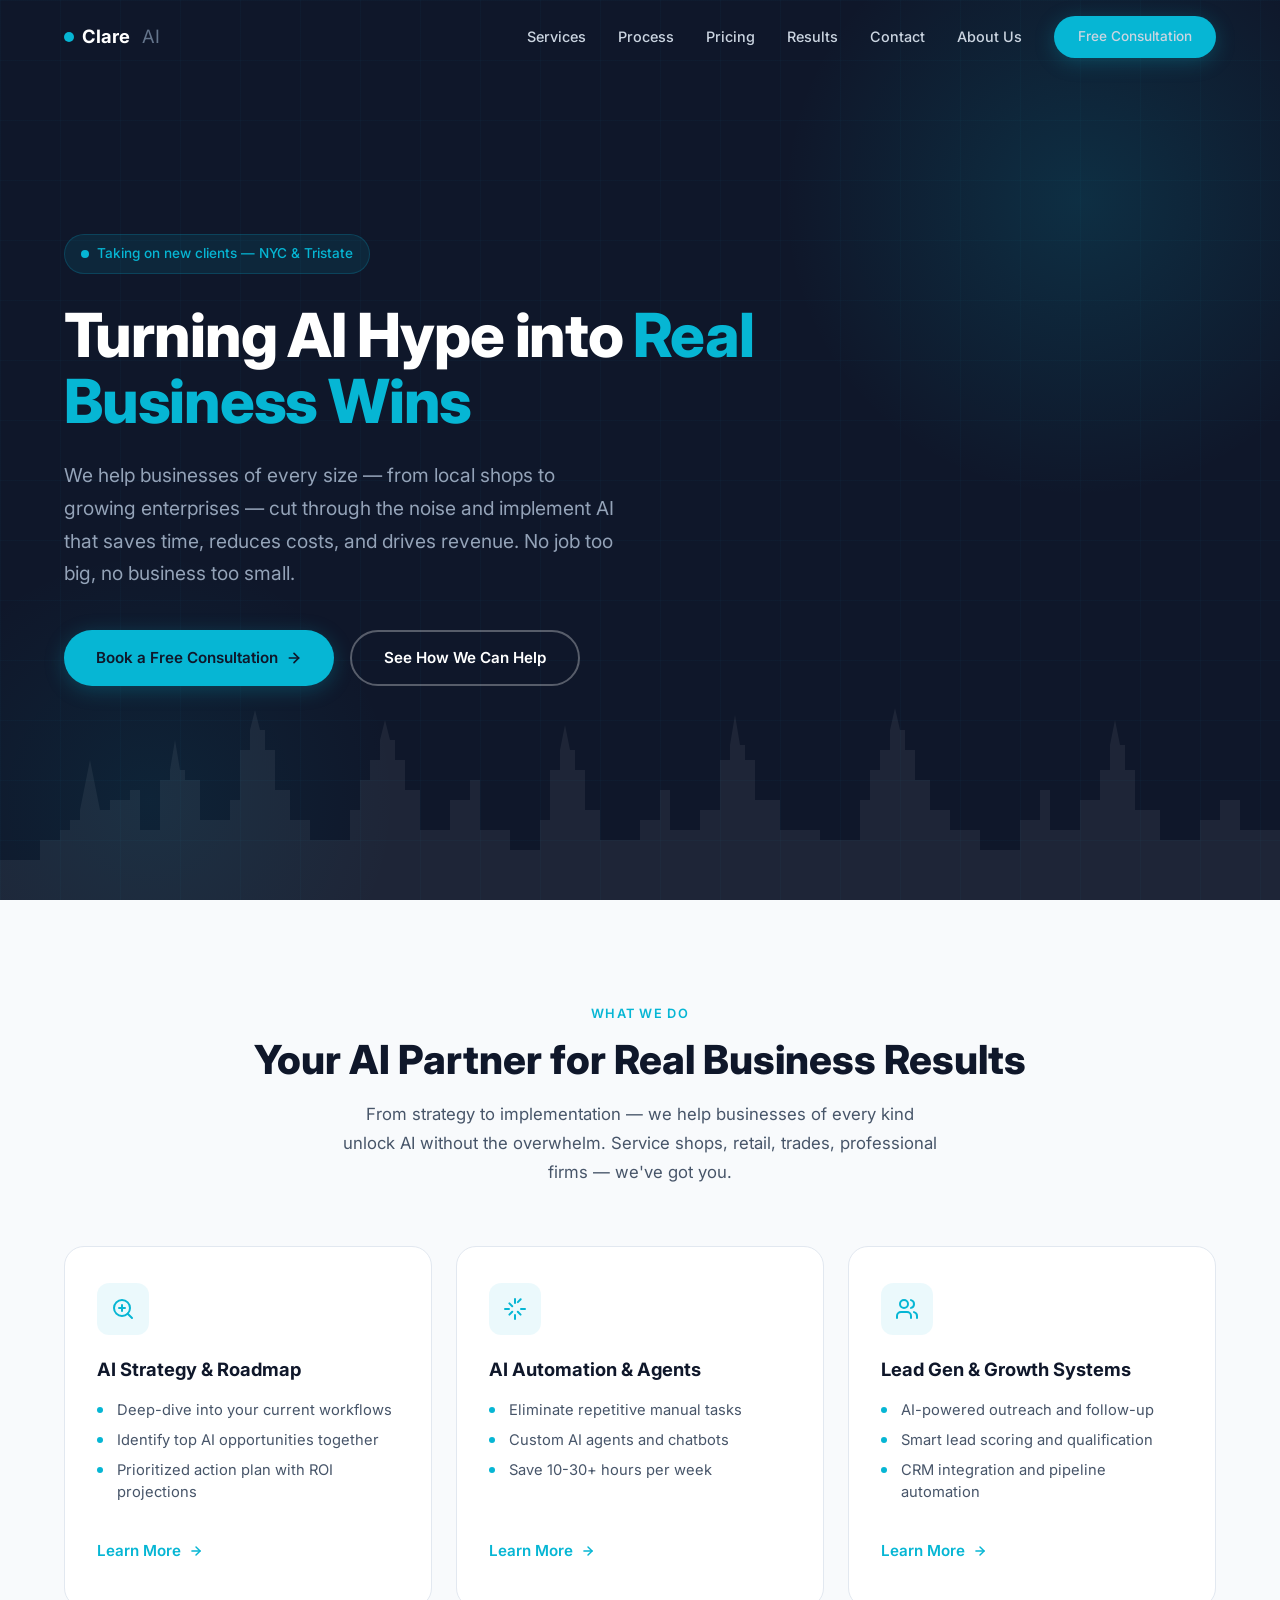
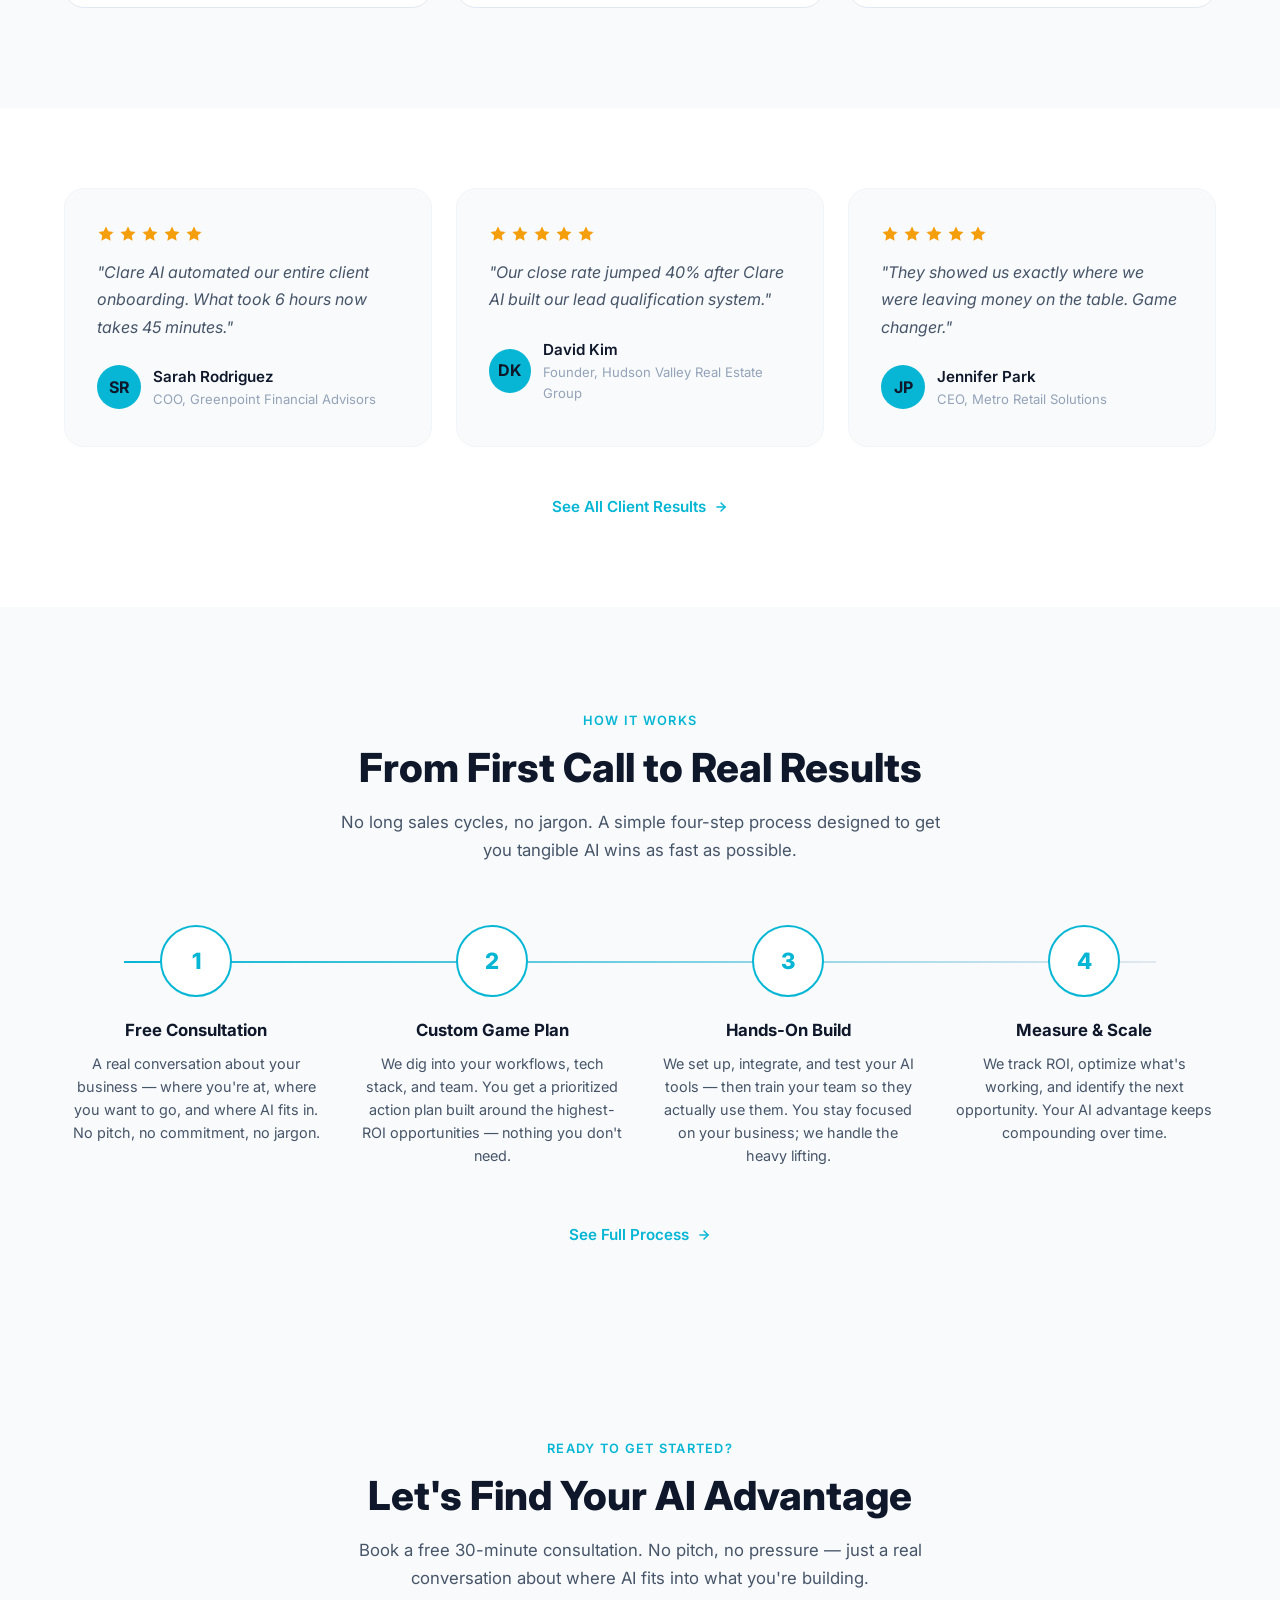
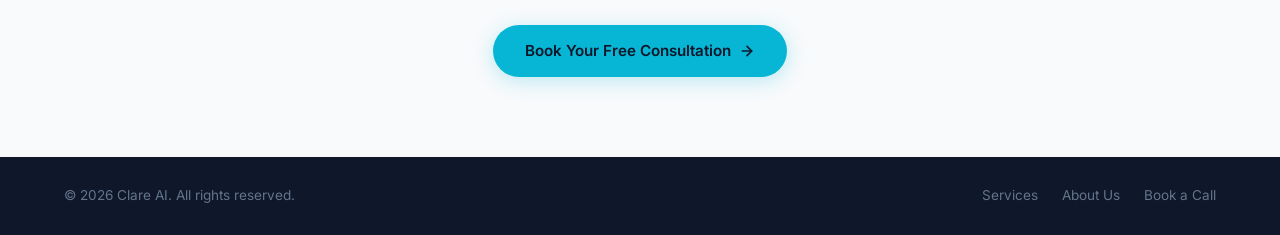
<file: index.html>
<!DOCTYPE html>
<html lang="en">
<head>
  <meta charset="UTF-8">
  <meta name="viewport" content="width=device-width, initial-scale=1.0">
  <title>Clare AI | AI Consulting for Businesses of Every Size</title>
  <meta name="description" content="Clare AI helps businesses of every size — from local shops to growing enterprises — implement AI tools that save time, cut costs, and drive revenue. Book a free consultation today.">
  <meta name="keywords" content="AI consultant NYC, AI automation, AI for small business, AI for business, Clare AI, AI implementation, Tristate AI consulting">

  <!-- Open Graph / Social -->
  <!-- REPLACE og:image content WITH YOUR ACTUAL SOCIAL SHARE IMAGE URL -->
  <meta property="og:type" content="website">
  <meta property="og:title" content="Clare AI | AI Consulting for Businesses of Every Size">
  <meta property="og:description" content="Turning AI hype into real business wins — no job too big, no business too small. Book a free consultation.">
  <meta property="og:image" content="https://clare-ai.com/og-image.jpg">
  <meta property="og:url" content="https://clare-ai.com">
  <meta name="twitter:card" content="summary_large_image">
  <meta name="twitter:site" content="@clare_ai_">
  <meta name="author" content="Clare AI">
  <link rel="canonical" href="https://clare-ai.com/">

  <!-- LocalBusiness + Service Schema -->
  <script type="application/ld+json">
  {
    "@context": "https://schema.org",
    "@type": "ProfessionalService",
    "@id": "https://clare-ai.com",
    "name": "Clare AI",
    "description": "AI consulting for businesses of every size — strategy, automation, lead generation, and custom AI agents. Serving NYC and the Tristate area.",
    "url": "https://clare-ai.com",
    "email": "clare.ai.help@gmail.com",
    "areaServed": [
      {"@type": "City", "name": "New York City", "sameAs": "https://en.wikipedia.org/wiki/New_York_City"},
      {"@type": "AdministrativeArea", "name": "New Jersey"},
      {"@type": "AdministrativeArea", "name": "Connecticut"}
    ],
    "hasOfferCatalog": {
      "@type": "OfferCatalog",
      "name": "AI Consulting Services",
      "itemListElement": [
        {"@type": "Offer", "itemOffered": {"@type": "Service", "name": "AI Strategy & Roadmap"}},
        {"@type": "Offer", "itemOffered": {"@type": "Service", "name": "AI Automation Setup"}},
        {"@type": "Offer", "itemOffered": {"@type": "Service", "name": "Lead Generation AI Systems"}},
        {"@type": "Offer", "itemOffered": {"@type": "Service", "name": "AI Inbound Calls & Scheduling"}},
        {"@type": "Offer", "itemOffered": {"@type": "Service", "name": "Ongoing AI Advisory Retainer"}},
        {"@type": "Offer", "itemOffered": {"@type": "Service", "name": "AI Training & Workshops"}}
      ]
    },
    "sameAs": ["https://instagram.com/clare_ai_"]
  }
  </script>

  <!-- Fonts -->
  <link rel="preconnect" href="https://fonts.googleapis.com">
  <link rel="preconnect" href="https://fonts.gstatic.com" crossorigin>
  <link href="https://fonts.googleapis.com/css2?family=Inter:wght@400;500;600;700;800&display=swap" rel="stylesheet">

  <link rel="stylesheet" href="styles.css">
</head>

<body>

  <!-- ========================================
       NAVIGATION
       ======================================== -->
  <nav class="nav" id="nav" role="navigation" aria-label="Main navigation">
    <div class="container">
      <a href="index.html" class="nav-brand" aria-label="Home">
        <span class="brand-dot"></span>
        Clare<span style="color: var(--gray-500); font-weight: 400; margin-left: 4px;">AI</span>
      </a>

      <div class="nav-links" id="navLinks">
        <a href="services.html">Services</a>
        <a href="process.html">Process</a>
        <a href="pricing.html">Pricing</a>
        <a href="results.html">Results</a>
        <a href="contact.html">Contact</a>
        <a href="about.html">About Us</a>
        <a href="contact.html#booking" class="btn btn-primary nav-cta">Free Consultation</a>
      </div>

      <button class="nav-toggle" id="navToggle" aria-label="Toggle navigation menu" aria-expanded="false">
        <span></span>
        <span></span>
        <span></span>
      </button>
    </div>
  </nav>
  <div class="nav-overlay" id="navOverlay"></div>

  <!-- ========================================
       HERO SECTION
       ======================================== -->
  <section class="hero" id="hero">
    <div class="hero-bg">
      <div class="hero-grid"></div>
      <!-- NYC Skyline Silhouette -->
      <svg class="hero-skyline" viewBox="0 0 1440 200" preserveAspectRatio="none" fill="currentColor" color="white" aria-hidden="true">
        <path d="M0,200 L0,160 L40,160 L40,140 L60,140 L60,130 L70,130 L70,120 L80,120 L80,110 L90,60 L100,110 L110,110 L110,100 L130,100 L130,90 L140,90 L140,130 L160,130 L160,80 L170,80 L170,70 L175,40 L180,70 L185,70 L185,80 L200,80 L200,120 L230,120 L230,100 L240,100 L240,50 L250,50 L250,30 L255,10 L260,30 L265,30 L265,50 L275,50 L275,90 L290,90 L290,120 L310,120 L310,140 L350,140 L350,110 L360,110 L360,80 L370,80 L370,60 L380,60 L380,40 L385,20 L390,40 L395,40 L395,60 L405,60 L405,90 L420,90 L420,130 L450,130 L450,100 L470,100 L470,80 L480,80 L480,130 L510,130 L510,150 L540,150 L540,120 L550,120 L550,70 L560,70 L560,50 L565,25 L570,50 L575,50 L575,70 L585,70 L585,110 L600,110 L600,140 L640,140 L640,120 L660,120 L660,90 L670,90 L670,130 L700,130 L700,110 L720,110 L720,60 L730,60 L730,45 L735,15 L740,45 L745,45 L745,60 L755,60 L755,100 L780,100 L780,130 L820,130 L820,140 L860,140 L860,100 L870,100 L870,70 L880,70 L880,50 L890,50 L890,30 L895,8 L900,30 L905,30 L905,50 L915,50 L915,80 L930,80 L930,110 L950,110 L950,130 L980,130 L980,150 L1020,150 L1020,120 L1040,120 L1040,90 L1050,90 L1050,130 L1080,130 L1080,100 L1100,100 L1100,70 L1110,70 L1110,45 L1115,20 L1120,45 L1125,45 L1125,70 L1135,70 L1135,110 L1160,110 L1160,140 L1200,140 L1200,120 L1220,120 L1220,100 L1240,100 L1240,130 L1280,130 L1280,150 L1320,150 L1320,130 L1340,130 L1340,110 L1360,110 L1360,90 L1370,90 L1370,130 L1400,130 L1400,150 L1440,150 L1440,200 Z"/>
      </svg>
    </div>

    <div class="container">
      <div class="hero-content">
        <div class="hero-badge fade-up">
          <span class="hero-badge-dot"></span>
          Taking on new clients — NYC &amp; Tristate
        </div>

        <h1 class="fade-up">
          Turning AI Hype into <span class="accent">Real Business Wins</span>
        </h1>

        <p class="hero-sub fade-up">
          We help businesses of every size — from local shops to growing enterprises —
          cut through the noise and implement AI that saves time, reduces costs, and
          drives revenue. No job too big, no business too small.
        </p>

        <div class="hero-buttons fade-up">
          <a href="contact.html#booking" class="btn btn-primary">
            Book a Free Consultation
            <svg width="16" height="16" viewBox="0 0 24 24" fill="none" stroke="currentColor" stroke-width="2.5" stroke-linecap="round" stroke-linejoin="round"><path d="M5 12h14"/><path d="m12 5 7 7-7 7"/></svg>
          </a>
          <a href="services.html" class="btn btn-outline">See How We Can Help</a>
        </div>

      </div>
    </div>
  </section>

  <!-- ========================================
       QUICK OVERVIEW CARDS
       ======================================== -->
  <section style="background: var(--gray-50);">
    <div class="container">
      <div class="section-header fade-up">
        <span class="section-label">What We Do</span>
        <h2 class="section-title">Your AI Partner for Real Business Results</h2>
        <p class="section-subtitle">
          From strategy to implementation — we help businesses of every kind unlock AI
          without the overwhelm. Service shops, retail, trades, professional firms — we've got you.
        </p>
      </div>

      <div class="services-grid stagger">
        <a href="services.html" class="service-card fade-up" style="text-decoration: none;">
          <div class="service-icon">
            <svg width="24" height="24" viewBox="0 0 24 24" fill="none" stroke="currentColor" stroke-width="2" stroke-linecap="round" stroke-linejoin="round"><circle cx="11" cy="11" r="8"/><path d="m21 21-4.3-4.3"/><path d="M11 8v6"/><path d="M8 11h6"/></svg>
          </div>
          <h3>AI Strategy & Roadmap</h3>
          <ul>
            <li>Deep-dive into your current workflows</li>
            <li>Identify top AI opportunities together</li>
            <li>Prioritized action plan with ROI projections</li>
          </ul>
          <span class="btn btn-ghost">
            Learn More
            <svg width="14" height="14" viewBox="0 0 24 24" fill="none" stroke="currentColor" stroke-width="2.5" stroke-linecap="round" stroke-linejoin="round"><path d="M5 12h14"/><path d="m12 5 7 7-7 7"/></svg>
          </span>
        </a>

        <a href="services.html" class="service-card fade-up" style="text-decoration: none;">
          <div class="service-icon">
            <svg width="24" height="24" viewBox="0 0 24 24" fill="none" stroke="currentColor" stroke-width="2" stroke-linecap="round" stroke-linejoin="round"><path d="M12 2v4"/><path d="m6.41 6.41 2.83 2.83"/><path d="M2 12h4"/><path d="m17.67 2.33-2.83 2.83"/><path d="M22 12h-4"/><path d="m6.41 17.59 2.83-2.83"/><path d="M12 18v4"/><path d="m17.59 17.59-2.83-2.83"/></svg>
          </div>
          <h3>AI Automation & Agents</h3>
          <ul>
            <li>Eliminate repetitive manual tasks</li>
            <li>Custom AI agents and chatbots</li>
            <li>Save 10-30+ hours per week</li>
          </ul>
          <span class="btn btn-ghost">
            Learn More
            <svg width="14" height="14" viewBox="0 0 24 24" fill="none" stroke="currentColor" stroke-width="2.5" stroke-linecap="round" stroke-linejoin="round"><path d="M5 12h14"/><path d="m12 5 7 7-7 7"/></svg>
          </span>
        </a>

        <a href="services.html" class="service-card fade-up" style="text-decoration: none;">
          <div class="service-icon">
            <svg width="24" height="24" viewBox="0 0 24 24" fill="none" stroke="currentColor" stroke-width="2" stroke-linecap="round" stroke-linejoin="round"><path d="M16 21v-2a4 4 0 0 0-4-4H6a4 4 0 0 0-4 4v2"/><circle cx="9" cy="7" r="4"/><path d="M22 21v-2a4 4 0 0 0-3-3.87"/><path d="M16 3.13a4 4 0 0 1 0 7.75"/></svg>
          </div>
          <h3>Lead Gen & Growth Systems</h3>
          <ul>
            <li>AI-powered outreach and follow-up</li>
            <li>Smart lead scoring and qualification</li>
            <li>CRM integration and pipeline automation</li>
          </ul>
          <span class="btn btn-ghost">
            Learn More
            <svg width="14" height="14" viewBox="0 0 24 24" fill="none" stroke="currentColor" stroke-width="2.5" stroke-linecap="round" stroke-linejoin="round"><path d="M5 12h14"/><path d="m12 5 7 7-7 7"/></svg>
          </span>
        </a>
      </div>
    </div>
  </section>

  <!-- ========================================
       SOCIAL PROOF STRIP
       ======================================== -->
  <section style="background: var(--white); padding: 80px 0;">
    <div class="container">
      <div class="testimonials-grid stagger">
        <div class="testimonial-card fade-up">
          <div class="testimonial-stars">
            <svg width="18" height="18" viewBox="0 0 24 24" fill="currentColor"><polygon points="12 2 15.09 8.26 22 9.27 17 14.14 18.18 21.02 12 17.77 5.82 21.02 7 14.14 2 9.27 8.91 8.26 12 2"/></svg>
            <svg width="18" height="18" viewBox="0 0 24 24" fill="currentColor"><polygon points="12 2 15.09 8.26 22 9.27 17 14.14 18.18 21.02 12 17.77 5.82 21.02 7 14.14 2 9.27 8.91 8.26 12 2"/></svg>
            <svg width="18" height="18" viewBox="0 0 24 24" fill="currentColor"><polygon points="12 2 15.09 8.26 22 9.27 17 14.14 18.18 21.02 12 17.77 5.82 21.02 7 14.14 2 9.27 8.91 8.26 12 2"/></svg>
            <svg width="18" height="18" viewBox="0 0 24 24" fill="currentColor"><polygon points="12 2 15.09 8.26 22 9.27 17 14.14 18.18 21.02 12 17.77 5.82 21.02 7 14.14 2 9.27 8.91 8.26 12 2"/></svg>
            <svg width="18" height="18" viewBox="0 0 24 24" fill="currentColor"><polygon points="12 2 15.09 8.26 22 9.27 17 14.14 18.18 21.02 12 17.77 5.82 21.02 7 14.14 2 9.27 8.91 8.26 12 2"/></svg>
          </div>
          <p class="testimonial-text">"Clare AI automated our entire client onboarding. What took 6 hours now takes 45 minutes."</p>
          <div class="testimonial-author">
            <div class="testimonial-avatar">SR</div>
            <div>
              <div class="testimonial-name">Sarah Rodriguez</div>
              <div class="testimonial-role">COO, Greenpoint Financial Advisors</div>
            </div>
          </div>
        </div>

        <div class="testimonial-card fade-up">
          <div class="testimonial-stars">
            <svg width="18" height="18" viewBox="0 0 24 24" fill="currentColor"><polygon points="12 2 15.09 8.26 22 9.27 17 14.14 18.18 21.02 12 17.77 5.82 21.02 7 14.14 2 9.27 8.91 8.26 12 2"/></svg>
            <svg width="18" height="18" viewBox="0 0 24 24" fill="currentColor"><polygon points="12 2 15.09 8.26 22 9.27 17 14.14 18.18 21.02 12 17.77 5.82 21.02 7 14.14 2 9.27 8.91 8.26 12 2"/></svg>
            <svg width="18" height="18" viewBox="0 0 24 24" fill="currentColor"><polygon points="12 2 15.09 8.26 22 9.27 17 14.14 18.18 21.02 12 17.77 5.82 21.02 7 14.14 2 9.27 8.91 8.26 12 2"/></svg>
            <svg width="18" height="18" viewBox="0 0 24 24" fill="currentColor"><polygon points="12 2 15.09 8.26 22 9.27 17 14.14 18.18 21.02 12 17.77 5.82 21.02 7 14.14 2 9.27 8.91 8.26 12 2"/></svg>
            <svg width="18" height="18" viewBox="0 0 24 24" fill="currentColor"><polygon points="12 2 15.09 8.26 22 9.27 17 14.14 18.18 21.02 12 17.77 5.82 21.02 7 14.14 2 9.27 8.91 8.26 12 2"/></svg>
          </div>
          <p class="testimonial-text">"Our close rate jumped 40% after Clare AI built our lead qualification system."</p>
          <div class="testimonial-author">
            <div class="testimonial-avatar">DK</div>
            <div>
              <div class="testimonial-name">David Kim</div>
              <div class="testimonial-role">Founder, Hudson Valley Real Estate Group</div>
            </div>
          </div>
        </div>

        <div class="testimonial-card fade-up">
          <div class="testimonial-stars">
            <svg width="18" height="18" viewBox="0 0 24 24" fill="currentColor"><polygon points="12 2 15.09 8.26 22 9.27 17 14.14 18.18 21.02 12 17.77 5.82 21.02 7 14.14 2 9.27 8.91 8.26 12 2"/></svg>
            <svg width="18" height="18" viewBox="0 0 24 24" fill="currentColor"><polygon points="12 2 15.09 8.26 22 9.27 17 14.14 18.18 21.02 12 17.77 5.82 21.02 7 14.14 2 9.27 8.91 8.26 12 2"/></svg>
            <svg width="18" height="18" viewBox="0 0 24 24" fill="currentColor"><polygon points="12 2 15.09 8.26 22 9.27 17 14.14 18.18 21.02 12 17.77 5.82 21.02 7 14.14 2 9.27 8.91 8.26 12 2"/></svg>
            <svg width="18" height="18" viewBox="0 0 24 24" fill="currentColor"><polygon points="12 2 15.09 8.26 22 9.27 17 14.14 18.18 21.02 12 17.77 5.82 21.02 7 14.14 2 9.27 8.91 8.26 12 2"/></svg>
            <svg width="18" height="18" viewBox="0 0 24 24" fill="currentColor"><polygon points="12 2 15.09 8.26 22 9.27 17 14.14 18.18 21.02 12 17.77 5.82 21.02 7 14.14 2 9.27 8.91 8.26 12 2"/></svg>
          </div>
          <p class="testimonial-text">"They showed us exactly where we were leaving money on the table. Game changer."</p>
          <div class="testimonial-author">
            <div class="testimonial-avatar">JP</div>
            <div>
              <div class="testimonial-name">Jennifer Park</div>
              <div class="testimonial-role">CEO, Metro Retail Solutions</div>
            </div>
          </div>
        </div>
      </div>

      <div style="text-align: center; margin-top: 40px;" class="fade-up">
        <a href="results.html" class="btn btn-ghost">
          See All Client Results
          <svg width="14" height="14" viewBox="0 0 24 24" fill="none" stroke="currentColor" stroke-width="2.5" stroke-linecap="round" stroke-linejoin="round"><path d="M5 12h14"/><path d="m12 5 7 7-7 7"/></svg>
        </a>
      </div>
    </div>
  </section>

  <!-- ========================================
       HOW IT WORKS
       ======================================== -->
  <section style="background: var(--gray-50); padding: 100px 0;">
    <div class="container">
      <div class="section-header fade-up">
        <span class="section-label">How It Works</span>
        <h2 class="section-title">From First Call to Real Results</h2>
        <p class="section-subtitle">
          No long sales cycles, no jargon. A simple four-step process designed
          to get you tangible AI wins as fast as possible.
        </p>
      </div>

      <div class="process-steps stagger">
        <div class="process-step fade-up">
          <div class="process-num">1</div>
          <h3>Free Consultation</h3>
          <p>A real conversation about your business — where you're at, where you want to go, and where AI fits in. No pitch, no commitment, no jargon.</p>
        </div>
        <div class="process-step fade-up">
          <div class="process-num">2</div>
          <h3>Custom Game Plan</h3>
          <p>We dig into your workflows, tech stack, and team. You get a prioritized action plan built around the highest-ROI opportunities — nothing you don't need.</p>
        </div>
        <div class="process-step fade-up">
          <div class="process-num">3</div>
          <h3>Hands-On Build</h3>
          <p>We set up, integrate, and test your AI tools — then train your team so they actually use them. You stay focused on your business; we handle the heavy lifting.</p>
        </div>
        <div class="process-step fade-up">
          <div class="process-num">4</div>
          <h3>Measure & Scale</h3>
          <p>We track ROI, optimize what's working, and identify the next opportunity. Your AI advantage keeps compounding over time.</p>
        </div>
      </div>

      <div style="text-align: center; margin-top: 48px;" class="fade-up">
        <a href="process.html" class="btn btn-ghost">
          See Full Process
          <svg width="14" height="14" viewBox="0 0 24 24" fill="none" stroke="currentColor" stroke-width="2.5" stroke-linecap="round" stroke-linejoin="round"><path d="M5 12h14"/><path d="m12 5 7 7-7 7"/></svg>
        </a>
      </div>
    </div>
  </section>

  <!-- ========================================
       CTA SECTION
       ======================================== -->
  <section class="page-cta">
    <div class="container fade-up">
      <span class="section-label">Ready to Get Started?</span>
      <h2 class="section-title">Let's Find Your AI Advantage</h2>
      <p>
        Book a free 30-minute consultation. No pitch, no pressure — just a
        real conversation about where AI fits into what you're building.
      </p>
      <a href="contact.html#booking" class="btn btn-primary">
        Book Your Free Consultation
        <svg width="16" height="16" viewBox="0 0 24 24" fill="none" stroke="currentColor" stroke-width="2.5" stroke-linecap="round" stroke-linejoin="round"><path d="M5 12h14"/><path d="m12 5 7 7-7 7"/></svg>
      </a>
    </div>
  </section>

  <!-- FOOTER -->
  <footer class="footer">
    <div class="container">
      <div class="footer-copy">
        &copy; <span id="footerYear"></span> Clare AI. All rights reserved.
      </div>
      <div class="footer-links">
        <a href="services.html">Services</a>
        <a href="about.html">About Us</a>
        <a href="contact.html#booking">Book a Call</a>
      </div>
    </div>
  </footer>

  <script src="script.js"></script>

</body>
</html>
</file>
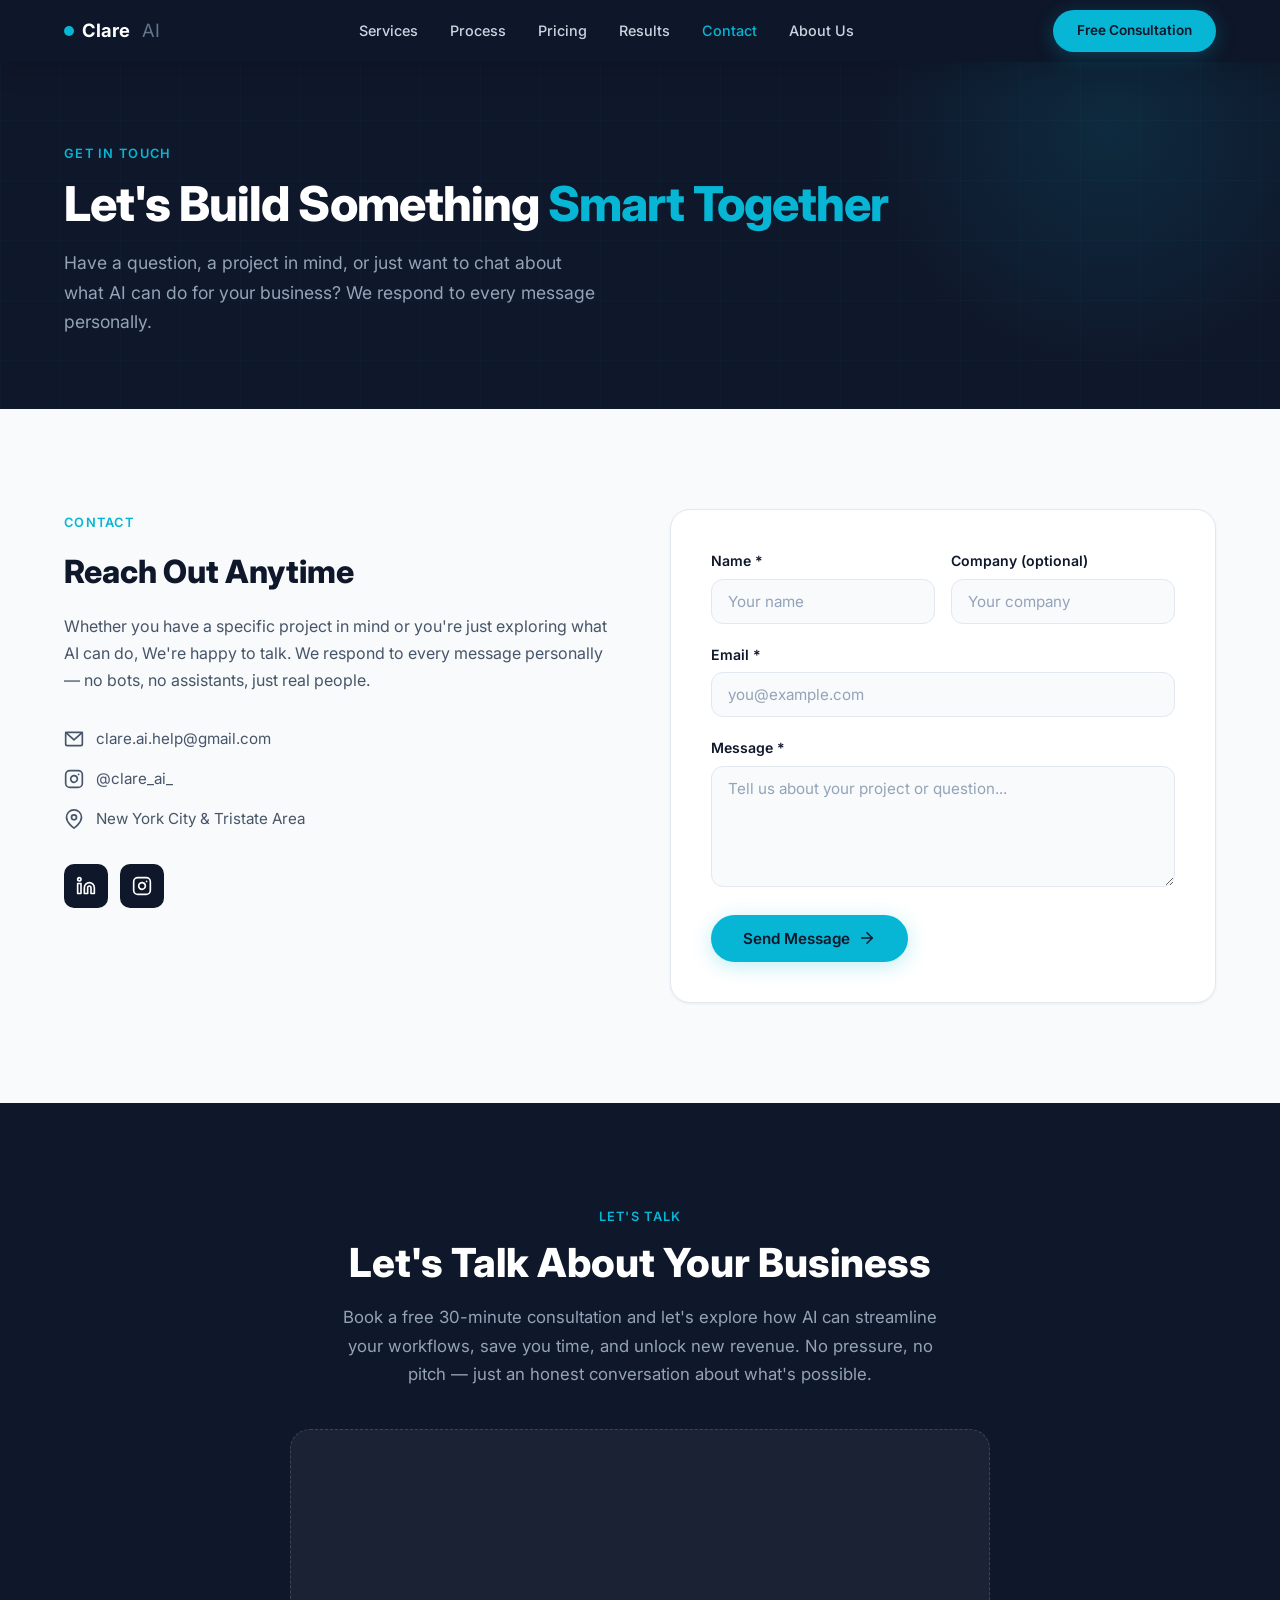
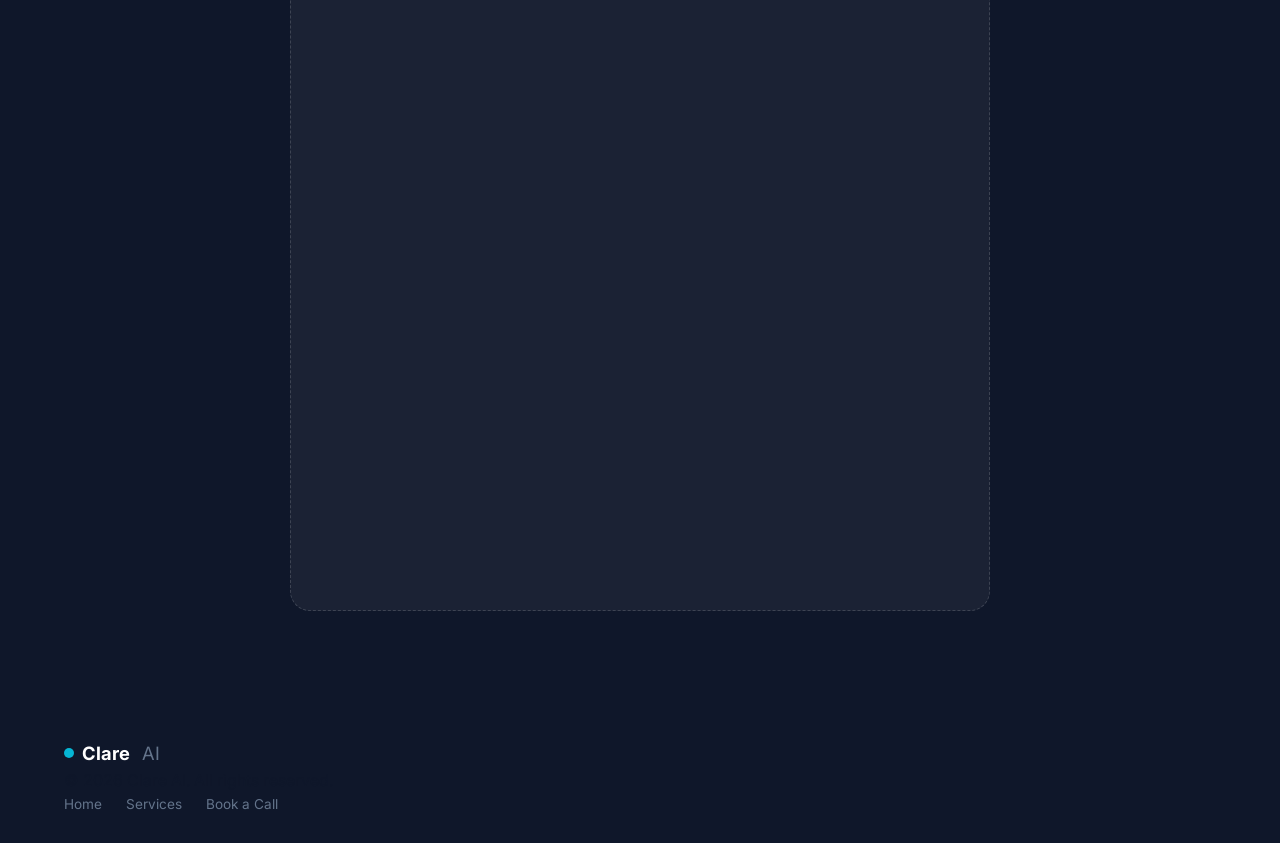
<file: contact.html>
<!DOCTYPE html>
<html lang="en">
<head>
    <meta charset="UTF-8">
    <meta name="viewport" content="width=device-width, initial-scale=1.0">
    <meta name="description" content="Get in touch with Clare AI, your NYC AI consulting partner. Book a free consultation or send a message to discuss how AI can transform your business.">
    <meta name="keywords" content="contact Clare AI, book AI consultation NYC, AI consultant NYC contact, free AI strategy call, Clare AI booking">
    <meta name="author" content="Clare AI">
    <meta property="og:type" content="website">
    <meta property="og:title" content="Contact | Clare AI — Book a Free Consultation">
    <meta property="og:description" content="Book a free 30-minute AI consultation with Clare AI. No pitch, no pressure — just a real conversation about what AI can do for your business in NYC.">
    <meta property="og:image" content="https://clare-ai.com/og-image.jpg">
    <meta property="og:url" content="https://clare-ai.com/contact.html">
    <meta name="twitter:card" content="summary_large_image">
    <meta name="twitter:site" content="@clare_ai_">
    <link rel="canonical" href="https://clare-ai.com/contact.html">
    <title>Contact | Clare AI — Book a Free Consultation</title>

    <script type="application/ld+json">
    {
      "@context": "https://schema.org",
      "@type": "ContactPage",
      "name": "Contact Clare AI",
      "url": "https://clare-ai.com/contact.html",
      "mainEntity": {
        "@type": "ProfessionalService",
        "name": "Clare AI",
        "email": "clare.ai.help@gmail.com",
        "url": "https://clare-ai.com",
        "areaServed": "New York City, New Jersey, Connecticut",
        "sameAs": ["https://instagram.com/clare_ai_"]
      }
    }
    </script>
    <link rel="preconnect" href="https://fonts.googleapis.com">
    <link rel="preconnect" href="https://fonts.gstatic.com" crossorigin>
    <link href="https://fonts.googleapis.com/css2?family=Inter:wght@300;400;500;600;700;800&display=swap" rel="stylesheet">
    <link rel="stylesheet" href="styles.css">
    <link href="https://assets.calendly.com/assets/external/widget.css" rel="stylesheet">
</head>
<body>

    <!-- Navigation -->
    <nav class="nav solid">
        <div class="container">
            <a href="index.html" class="nav-brand"><span class="brand-dot"></span>Clare<span style="color: var(--gray-500); font-weight: 400; margin-left: 4px;">AI</span></a>
            <div class="nav-links" id="navLinks">
                <a href="services.html" class="nav-link">Services</a>
                <a href="process.html" class="nav-link">Process</a>
                <a href="pricing.html" class="nav-link">Pricing</a>
                <a href="results.html" class="nav-link">Results</a>
                <a href="contact.html" class="nav-link active">Contact</a>
                <a href="about.html" class="nav-link">About Us</a>
            </div>
            <a href="#booking" class="btn btn-primary nav-cta">Free Consultation</a>
            <button class="nav-toggle" id="navToggle" aria-label="Toggle navigation menu">
                <span></span>
                <span></span>
                <span></span>
            </button>
        </div>
        <div class="nav-overlay" id="navOverlay">
            <div class="nav-overlay-links">
                <a href="services.html" class="nav-link">Services</a>
                <a href="process.html" class="nav-link">Process</a>
                <a href="pricing.html" class="nav-link">Pricing</a>
                <a href="results.html" class="nav-link">Results</a>
                <a href="contact.html" class="nav-link active">Contact</a>
                <a href="about.html" class="nav-link">About Us</a>
                <a href="#booking" class="btn btn-primary nav-cta">Free Consultation</a>
            </div>
        </div>
    </nav>

    <!-- Page Hero -->
    <section class="page-hero">
        <div class="page-hero-bg">
            <div class="page-hero-grid"></div>
        </div>
        <div class="container">
            <div class="section-label">Get in Touch</div>
            <h1>Let's Build Something <span class="accent">Smart Together</span></h1>
            <p>Have a question, a project in mind, or just want to chat about what AI can do for your business? We respond to every message personally.</p>
        </div>
    </section>

    <!-- Contact Section -->
    <section style="background: var(--gray-50); padding: 100px 0;">
        <div class="container">
            <div class="contact-grid">

                <!-- Left: Contact Info -->
                <div class="contact-info fade-up">
                    <div class="section-label">Contact</div>
                    <h2>Reach Out Anytime</h2>
                    <p>Whether you have a specific project in mind or you're just exploring what AI can do, We're happy to talk. We respond to every message personally — no bots, no assistants, just real people.</p>

                    <div class="contact-details">
                        <div class="contact-item">
                            <!-- Email Icon -->
                            <svg width="20" height="20" viewBox="0 0 24 24" fill="none" stroke="currentColor" stroke-width="2" stroke-linecap="round" stroke-linejoin="round">
                                <rect x="2" y="4" width="20" height="16" rx="2"></rect>
                                <path d="M22 4L12 13L2 4"></path>
                            </svg>
                            <span>clare.ai.help@gmail.com</span>
                        </div>
                        <div class="contact-item">
                            <!-- Instagram Icon -->
                            <svg width="20" height="20" viewBox="0 0 24 24" fill="none" stroke="currentColor" stroke-width="2" stroke-linecap="round" stroke-linejoin="round">
                                <rect x="2" y="2" width="20" height="20" rx="5" ry="5"></rect>
                                <path d="M16 11.37A4 4 0 1112.63 8 4 4 0 0116 11.37z"></path>
                                <line x1="17.5" y1="6.5" x2="17.51" y2="6.5"></line>
                            </svg>
                            <a href="https://instagram.com/clare_ai_" style="color: inherit; text-decoration: none;">@clare_ai_</a>
                        </div>
                        <div class="contact-item">
                            <!-- Map Pin Icon -->
                            <svg width="20" height="20" viewBox="0 0 24 24" fill="none" stroke="currentColor" stroke-width="2" stroke-linecap="round" stroke-linejoin="round">
                                <path d="M21 10c0 7-9 13-9 13s-9-6-9-13a9 9 0 0118 0z"></path>
                                <circle cx="12" cy="10" r="3"></circle>
                            </svg>
                            <span>New York City &amp; Tristate Area</span>
                        </div>
                    </div>

                    <div class="contact-socials">
                        <!-- REPLACE: Update href with your actual LinkedIn profile URL -->
                        <a href="#" class="social-link" aria-label="LinkedIn">
                            <svg width="20" height="20" viewBox="0 0 24 24" fill="none" stroke="currentColor" stroke-width="2" stroke-linecap="round" stroke-linejoin="round">
                                <path d="M16 8a6 6 0 016 6v7h-4v-7a2 2 0 00-4 0v7h-4v-7a6 6 0 016-6z"></path>
                                <rect x="2" y="9" width="4" height="12"></rect>
                                <circle cx="4" cy="4" r="2"></circle>
                            </svg>
                        </a>
                        <a href="https://instagram.com/clare_ai_" class="social-link" aria-label="Instagram">
                            <svg width="20" height="20" viewBox="0 0 24 24" fill="none" stroke="currentColor" stroke-width="2" stroke-linecap="round" stroke-linejoin="round">
                                <rect x="2" y="2" width="20" height="20" rx="5" ry="5"></rect>
                                <path d="M16 11.37A4 4 0 1112.63 8 4 4 0 0116 11.37z"></path>
                                <line x1="17.5" y1="6.5" x2="17.51" y2="6.5"></line>
                            </svg>
                        </a>
                    </div>
                </div>

                <!-- Right: Contact Form -->
                <div class="contact-form fade-up">
                    <form id="contactForm" novalidate>
                        <div class="form-row">
                            <div class="form-group">
                                <label for="name">Name <span class="required">*</span></label>
                                <input type="text" id="name" name="name" placeholder="Your name" required>
                                <div class="form-error" id="nameError"></div>
                            </div>
                            <div class="form-group">
                                <label for="company">Company <span class="optional">(optional)</span></label>
                                <input type="text" id="company" name="company" placeholder="Your company">
                            </div>
                        </div>
                        <div class="form-group">
                            <label for="email">Email <span class="required">*</span></label>
                            <input type="email" id="email" name="email" placeholder="you@example.com" required>
                            <div class="form-error" id="emailError"></div>
                        </div>
                        <div class="form-group">
                            <label for="message">Message <span class="required">*</span></label>
                            <textarea id="message" name="message" rows="5" placeholder="Tell us about your project or question..." required></textarea>
                            <div class="form-error" id="messageError"></div>
                        </div>
                        <button type="submit" class="btn btn-primary">
                            Send Message
                            <svg width="18" height="18" viewBox="0 0 24 24" fill="none" stroke="currentColor" stroke-width="2" stroke-linecap="round" stroke-linejoin="round">
                                <line x1="5" y1="12" x2="19" y2="12"></line>
                                <polyline points="12 5 19 12 12 19"></polyline>
                            </svg>
                        </button>
                    </form>
                    <div class="form-success" id="formSuccess">
                        <svg width="40" height="40" viewBox="0 0 24 24" fill="none" stroke="currentColor" stroke-width="2" stroke-linecap="round" stroke-linejoin="round">
                            <path d="M22 11.08V12a10 10 0 11-5.93-9.14"></path>
                            <polyline points="22 4 12 14.01 9 11.01"></polyline>
                        </svg>
                        <p>Thanks for reaching out! We'll get back to you within 24 hours.</p>
                    </div>
                </div>

            </div>
        </div>
    </section>

    <!-- Booking Section -->
    <section id="booking" class="booking-section" style="padding: 100px 0;">
        <div class="container">
            <div class="booking-inner fade-up">
                <div class="section-label">Let's Talk</div>
                <h2 class="section-title">Let's Talk About Your Business</h2>
                <p class="section-subtitle">Book a free 30-minute consultation and let's explore how AI can streamline your workflows, save you time, and unlock new revenue. No pressure, no pitch — just an honest conversation about what's possible.</p>
                <div class="booking-embed">
                    <div class="calendly-inline-widget" data-url="https://calendly.com/clare-ai-help/30min" style="min-width:320px;height:700px;"></div>
                    <script type="text/javascript" src="https://assets.calendly.com/assets/external/widget.js" async></script>
                </div>
            </div>
        </div>
    </section>

    <!-- Footer -->
    <footer class="footer">
        <div class="container">
            <div class="footer-inner">
                <div class="footer-brand">
                    <a href="index.html" class="nav-brand"><span class="brand-dot"></span>Clare<span style="color: var(--gray-500); font-weight: 400; margin-left: 4px;">AI</span></a>
                    <p>&copy; <span id="footerYear"></span> Clare AI. All rights reserved.</p>
                </div>
                <div class="footer-links">
                    <a href="index.html">Home</a>
                    <a href="services.html">Services</a>
                    <a href="#booking">Book a Call</a>
                </div>
            </div>
        </div>
    </footer>

    <script src="script.js"></script>
</body>
</html>
</file>
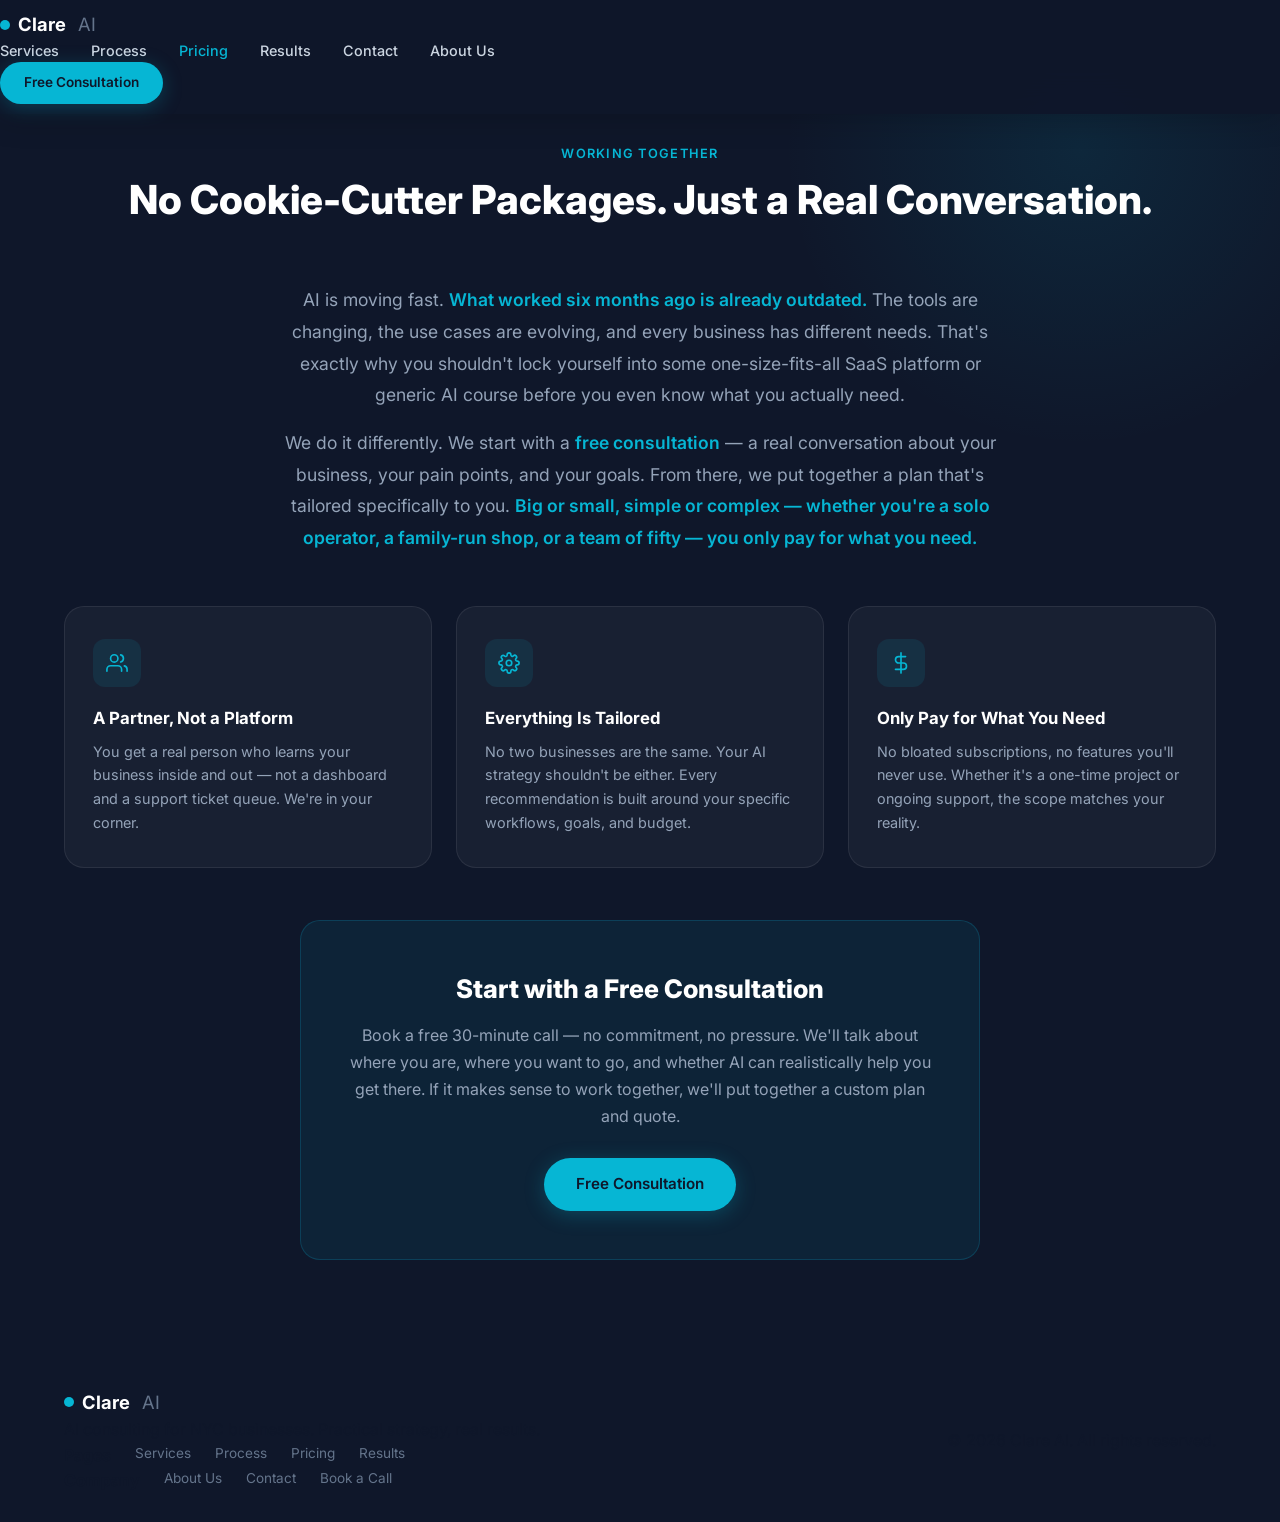
<file: pricing.html>
<!DOCTYPE html>
<html lang="en">
<head>
    <meta charset="UTF-8">
    <meta name="viewport" content="width=device-width, initial-scale=1.0">
    <meta name="description" content="Clare AI pricing is tailored to your business — no cookie-cutter packages. Start with a free consultation and get a custom plan built around your goals and budget.">
    <meta name="keywords" content="AI consulting pricing NYC, AI consultant cost, AI automation pricing, Clare AI pricing, custom AI strategy cost">
    <meta name="author" content="Clare AI">
    <meta property="og:type" content="website">
    <meta property="og:title" content="Pricing | Clare AI">
    <meta property="og:description" content="No one-size-fits-all packages. Clare AI builds a custom plan and quote around your specific needs — start with a free consultation.">
    <meta property="og:image" content="https://clare-ai.com/og-image.jpg">
    <meta property="og:url" content="https://clare-ai.com/pricing.html">
    <meta name="twitter:card" content="summary_large_image">
    <meta name="twitter:site" content="@clare_ai_">
    <link rel="canonical" href="https://clare-ai.com/pricing.html">
    <title>Pricing | Clare AI</title>
    <link rel="preconnect" href="https://fonts.googleapis.com">
    <link rel="preconnect" href="https://fonts.gstatic.com" crossorigin>
    <link href="https://fonts.googleapis.com/css2?family=Inter:wght@300;400;500;600;700;800;900&display=swap" rel="stylesheet">
    <link rel="stylesheet" href="styles.css">
</head>
<body>

    <!-- Navigation -->
    <nav class="nav solid">
        <div class="nav-inner">
            <a href="index.html" class="nav-brand"><span class="brand-dot"></span>Clare<span style="color: var(--gray-500); font-weight: 400; margin-left: 4px;">AI</span></a>
            <div class="nav-links" id="navLinks">
                <a href="services.html">Services</a>
                <a href="process.html">Process</a>
                <a href="pricing.html" class="active">Pricing</a>
                <a href="results.html">Results</a>
                <a href="contact.html">Contact</a>
                <a href="about.html">About Us</a>
            </div>
            <a href="contact.html#booking" class="btn btn-primary nav-cta">Free Consultation</a>
            <button class="nav-toggle" id="navToggle" aria-label="Toggle navigation">
                <span></span>
                <span></span>
                <span></span>
            </button>
        </div>
        <div class="nav-overlay" id="navOverlay">
            <div class="nav-overlay-links">
                <a href="services.html">Services</a>
                <a href="process.html">Process</a>
                <a href="pricing.html" class="active">Pricing</a>
                <a href="results.html">Results</a>
                <a href="contact.html">Contact</a>
                <a href="about.html">About Us</a>
                <a href="contact.html#booking" class="btn btn-primary" style="margin-top: 16px;">Free Consultation</a>
            </div>
        </div>
    </nav>

    <!-- Pricing Section -->
    <section class="pricing-section" style="padding-top: 140px;">
        <div class="container">

            <div class="section-header">
                <span class="section-label">Working Together</span>
                <h1 class="section-title" style="color: #fff;">No Cookie-Cutter Packages. Just a Real Conversation.</h1>
            </div>

            <div class="pricing-pitch">
                <p>AI is moving fast. <span class="highlight">What worked six months ago is already outdated.</span> The tools are changing, the use cases are evolving, and every business has different needs. That's exactly why you shouldn't lock yourself into some one-size-fits-all SaaS platform or generic AI course before you even know what you actually need.</p>
                <p>We do it differently. We start with a <span class="highlight">free consultation</span> — a real conversation about your business, your pain points, and your goals. From there, we put together a plan that's tailored specifically to you. <span class="highlight">Big or small, simple or complex — whether you're a solo operator, a family-run shop, or a team of fifty — you only pay for what you need.</span></p>
            </div>

            <div class="pricing-reasons stagger">

                <div class="pricing-reason fade-up">
                    <div class="pricing-reason-icon">
                        <svg width="22" height="22" viewBox="0 0 24 24" fill="none" stroke="currentColor" stroke-width="1.8" stroke-linecap="round" stroke-linejoin="round">
                            <path d="M17 21v-2a4 4 0 0 0-4-4H5a4 4 0 0 0-4 4v2"/>
                            <circle cx="9" cy="7" r="4"/>
                            <path d="M23 21v-2a4 4 0 0 0-3-3.87"/>
                            <path d="M16 3.13a4 4 0 0 1 0 7.75"/>
                        </svg>
                    </div>
                    <h3>A Partner, Not a Platform</h3>
                    <p>You get a real person who learns your business inside and out — not a dashboard and a support ticket queue. We're in your corner.</p>
                </div>

                <div class="pricing-reason fade-up">
                    <div class="pricing-reason-icon">
                        <svg width="22" height="22" viewBox="0 0 24 24" fill="none" stroke="currentColor" stroke-width="1.8" stroke-linecap="round" stroke-linejoin="round">
                            <circle cx="12" cy="12" r="3"/>
                            <path d="M19.4 15a1.65 1.65 0 0 0 .33 1.82l.06.06a2 2 0 0 1-2.83 2.83l-.06-.06a1.65 1.65 0 0 0-1.82-.33 1.65 1.65 0 0 0-1 1.51V21a2 2 0 0 1-4 0v-.09A1.65 1.65 0 0 0 9 19.4a1.65 1.65 0 0 0-1.82.33l-.06.06a2 2 0 0 1-2.83-2.83l.06-.06A1.65 1.65 0 0 0 4.68 15a1.65 1.65 0 0 0-1.51-1H3a2 2 0 0 1 0-4h.09A1.65 1.65 0 0 0 4.6 9a1.65 1.65 0 0 0-.33-1.82l-.06-.06a2 2 0 0 1 2.83-2.83l.06.06A1.65 1.65 0 0 0 9 4.68a1.65 1.65 0 0 0 1-1.51V3a2 2 0 0 1 4 0v.09a1.65 1.65 0 0 0 1 1.51 1.65 1.65 0 0 0 1.82-.33l.06-.06a2 2 0 0 1 2.83 2.83l-.06.06A1.65 1.65 0 0 0 19.4 9a1.65 1.65 0 0 0 1.51 1H21a2 2 0 0 1 0 4h-.09a1.65 1.65 0 0 0-1.51 1z"/>
                        </svg>
                    </div>
                    <h3>Everything Is Tailored</h3>
                    <p>No two businesses are the same. Your AI strategy shouldn't be either. Every recommendation is built around your specific workflows, goals, and budget.</p>
                </div>

                <div class="pricing-reason fade-up">
                    <div class="pricing-reason-icon">
                        <svg width="22" height="22" viewBox="0 0 24 24" fill="none" stroke="currentColor" stroke-width="1.8" stroke-linecap="round" stroke-linejoin="round">
                            <line x1="12" y1="1" x2="12" y2="23"/>
                            <path d="M17 5H9.5a3.5 3.5 0 0 0 0 7h5a3.5 3.5 0 0 1 0 7H6"/>
                        </svg>
                    </div>
                    <h3>Only Pay for What You Need</h3>
                    <p>No bloated subscriptions, no features you'll never use. Whether it's a one-time project or ongoing support, the scope matches your reality.</p>
                </div>

            </div>

            <div class="pricing-cta-box">
                <h3>Start with a Free Consultation</h3>
                <p>Book a free 30-minute call — no commitment, no pressure. We'll talk about where you are, where you want to go, and whether AI can realistically help you get there. If it makes sense to work together, we'll put together a custom plan and quote.</p>
                <a href="contact.html#booking" class="btn btn-primary">Free Consultation</a>
            </div>

        </div>
    </section>

    <!-- Footer -->
    <footer class="footer">
        <div class="container">
            <div class="footer-grid">
                <div class="footer-brand">
                    <a href="index.html" class="nav-brand"><span class="brand-dot"></span>Clare<span style="color: var(--gray-500); font-weight: 400; margin-left: 4px;">AI</span></a>
                    <p>AI consulting for NYC businesses. Practical strategy, real results.</p>
                </div>
                <div class="footer-links">
                    <h4>Pages</h4>
                    <a href="services.html">Services</a>
                    <a href="process.html">Process</a>
                    <a href="pricing.html">Pricing</a>
                    <a href="results.html">Results</a>
                </div>
                <div class="footer-links">
                    <h4>Company</h4>
                    <a href="about.html">About Us</a>
                    <a href="contact.html">Contact</a>
                    <a href="contact.html#booking">Book a Call</a>
                </div>
            </div>
            <div class="footer-bottom">
                <p>&copy; 2026 Clare AI. All rights reserved.</p>
            </div>
        </div>
    </footer>

    <script src="script.js"></script>
</body>
</html>
</file>
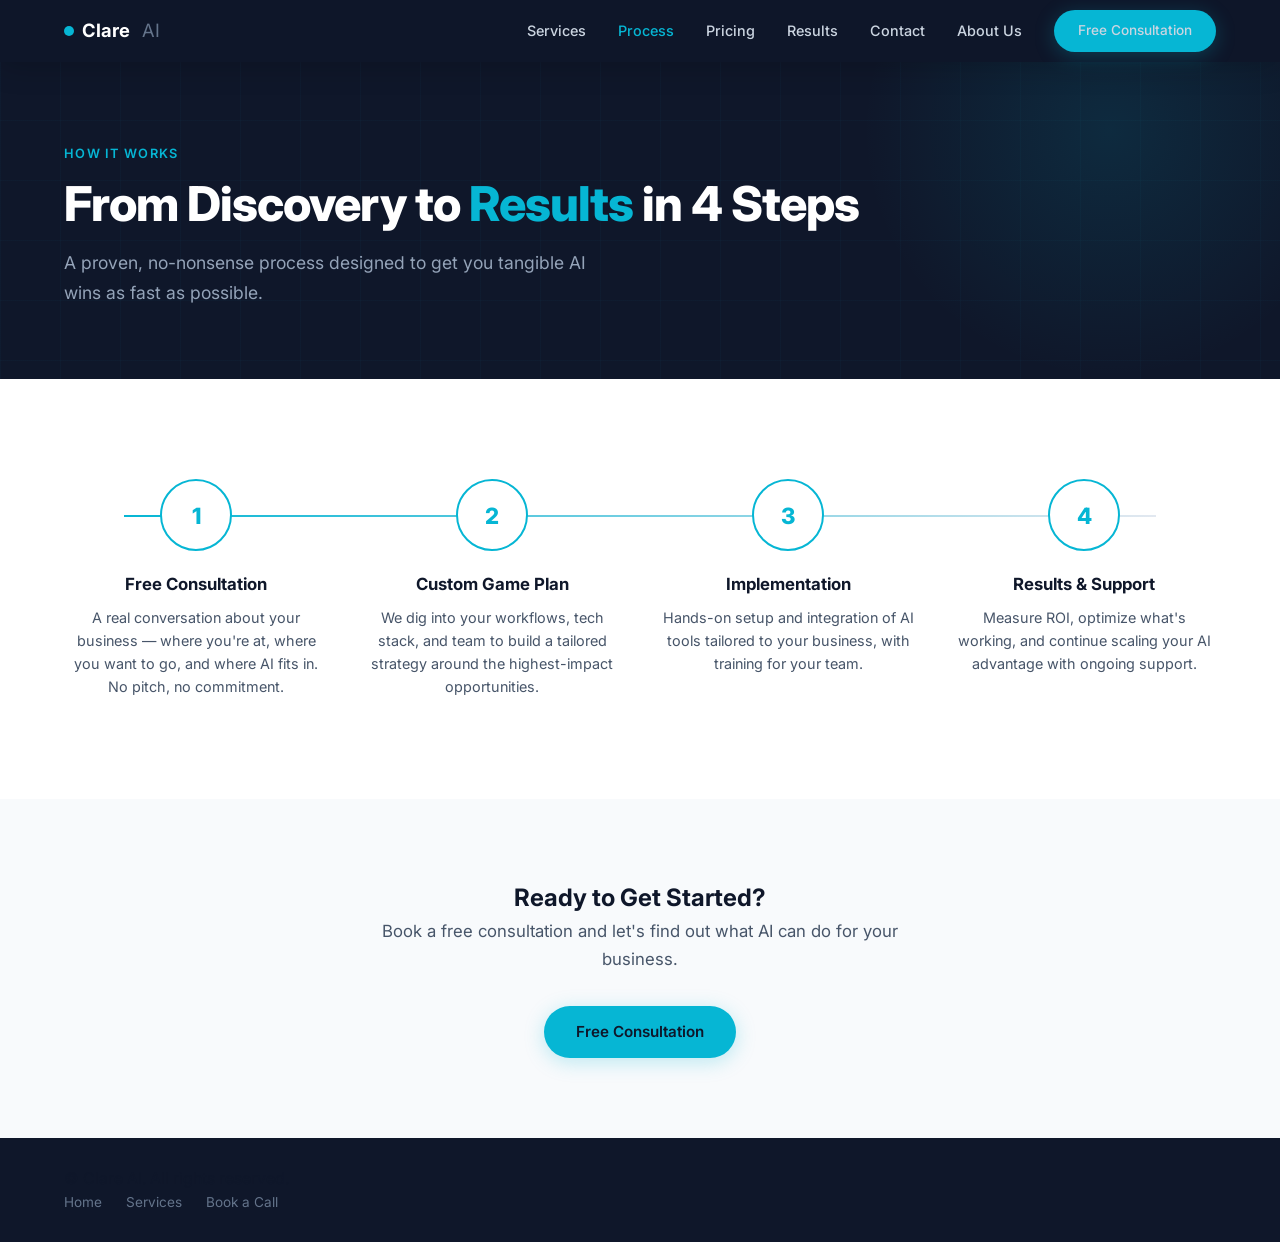
<file: process.html>
<!DOCTYPE html>
<html lang="en">
<head>
    <meta charset="UTF-8">
    <meta name="viewport" content="width=device-width, initial-scale=1.0">
    <meta name="description" content="Learn how Clare AI takes you from discovery to real results in 4 simple steps. A proven, no-nonsense process for tangible AI wins — NYC and Tristate businesses.">
    <meta name="keywords" content="AI consulting process, how AI consulting works, AI implementation steps, Clare AI process, AI strategy roadmap NYC">
    <meta name="author" content="Clare AI">
    <meta property="og:type" content="website">
    <meta property="og:title" content="How It Works | Clare AI">
    <meta property="og:description" content="From free consultation to measurable results in 4 steps. No jargon, no fluff — Clare AI's proven process for AI wins in NYC businesses.">
    <meta property="og:image" content="https://clare-ai.com/og-image.jpg">
    <meta property="og:url" content="https://clare-ai.com/process.html">
    <meta name="twitter:card" content="summary_large_image">
    <meta name="twitter:site" content="@clare_ai_">
    <link rel="canonical" href="https://clare-ai.com/process.html">
    <title>How It Works | Clare AI</title>
    <link rel="preconnect" href="https://fonts.googleapis.com">
    <link rel="preconnect" href="https://fonts.gstatic.com" crossorigin>
    <link href="https://fonts.googleapis.com/css2?family=Inter:wght@300;400;500;600;700;800;900&display=swap" rel="stylesheet">
    <link rel="stylesheet" href="styles.css">
</head>
<body>

    <!-- Navigation -->
    <nav class="nav solid" role="navigation" aria-label="Main navigation">
        <div class="container">
            <a href="index.html" class="nav-brand"><span class="brand-dot"></span>Clare<span style="color: var(--gray-500); font-weight: 400; margin-left: 4px;">AI</span></a>
            <div class="nav-links" id="navLinks">
                <a href="services.html">Services</a>
                <a href="process.html" class="active">Process</a>
                <a href="pricing.html">Pricing</a>
                <a href="results.html">Results</a>
                <a href="contact.html">Contact</a>
                <a href="about.html">About Us</a>
                <a href="contact.html#booking" class="btn btn-primary nav-cta">Free Consultation</a>
            </div>
            <button class="nav-toggle" id="navToggle" aria-label="Toggle navigation menu" aria-expanded="false">
                <span></span>
                <span></span>
                <span></span>
            </button>
        </div>
    </nav>
    <div class="nav-overlay" id="navOverlay"></div>

    <!-- Page Hero -->
    <section class="page-hero">
        <div class="page-hero-bg">
            <div class="page-hero-grid"></div>
        </div>
        <div class="container">
            <span class="section-label">How It Works</span>
            <h1>From Discovery to <span class="accent">Results</span> in 4 Steps</h1>
            <p>A proven, no-nonsense process designed to get you tangible AI wins as fast as possible.</p>
        </div>
    </section>

    <!-- Process Steps -->
    <section style="background: #fff; padding: 100px 0;">
        <div class="container">
            <div class="process-steps stagger">
                <div class="process-step fade-up">
                    <div class="process-num">1</div>
                    <h3>Free Consultation</h3>
                    <p>A real conversation about your business — where you're at, where you want to go, and where AI fits in. No pitch, no commitment.</p>
                </div>
                <div class="process-step fade-up">
                    <div class="process-num">2</div>
                    <h3>Custom Game Plan</h3>
                    <p>We dig into your workflows, tech stack, and team to build a tailored strategy around the highest-impact opportunities.</p>
                </div>
                <div class="process-step fade-up">
                    <div class="process-num">3</div>
                    <h3>Implementation</h3>
                    <p>Hands-on setup and integration of AI tools tailored to your business, with training for your team.</p>
                </div>
                <div class="process-step fade-up">
                    <div class="process-num">4</div>
                    <h3>Results & Support</h3>
                    <p>Measure ROI, optimize what's working, and continue scaling your AI advantage with ongoing support.</p>
                </div>
            </div>
        </div>
    </section>

    <!-- Page CTA -->
    <section class="page-cta">
        <div class="container">
            <h2>Ready to Get Started?</h2>
            <p>Book a free consultation and let's find out what AI can do for your business.</p>
            <a href="contact.html#booking" class="btn btn-primary">Free Consultation</a>
        </div>
    </section>

    <!-- Footer -->
    <footer class="footer">
        <div class="container">
            <div class="footer-inner">
                <p>&copy; <span class="footerYear"></span> Clare AI. All rights reserved.</p>
                <div class="footer-links">
                    <a href="index.html">Home</a>
                    <a href="services.html">Services</a>
                    <a href="contact.html#booking">Book a Call</a>
                </div>
            </div>
        </div>
    </footer>

    <script src="script.js"></script>
</body>
</html>
</file>
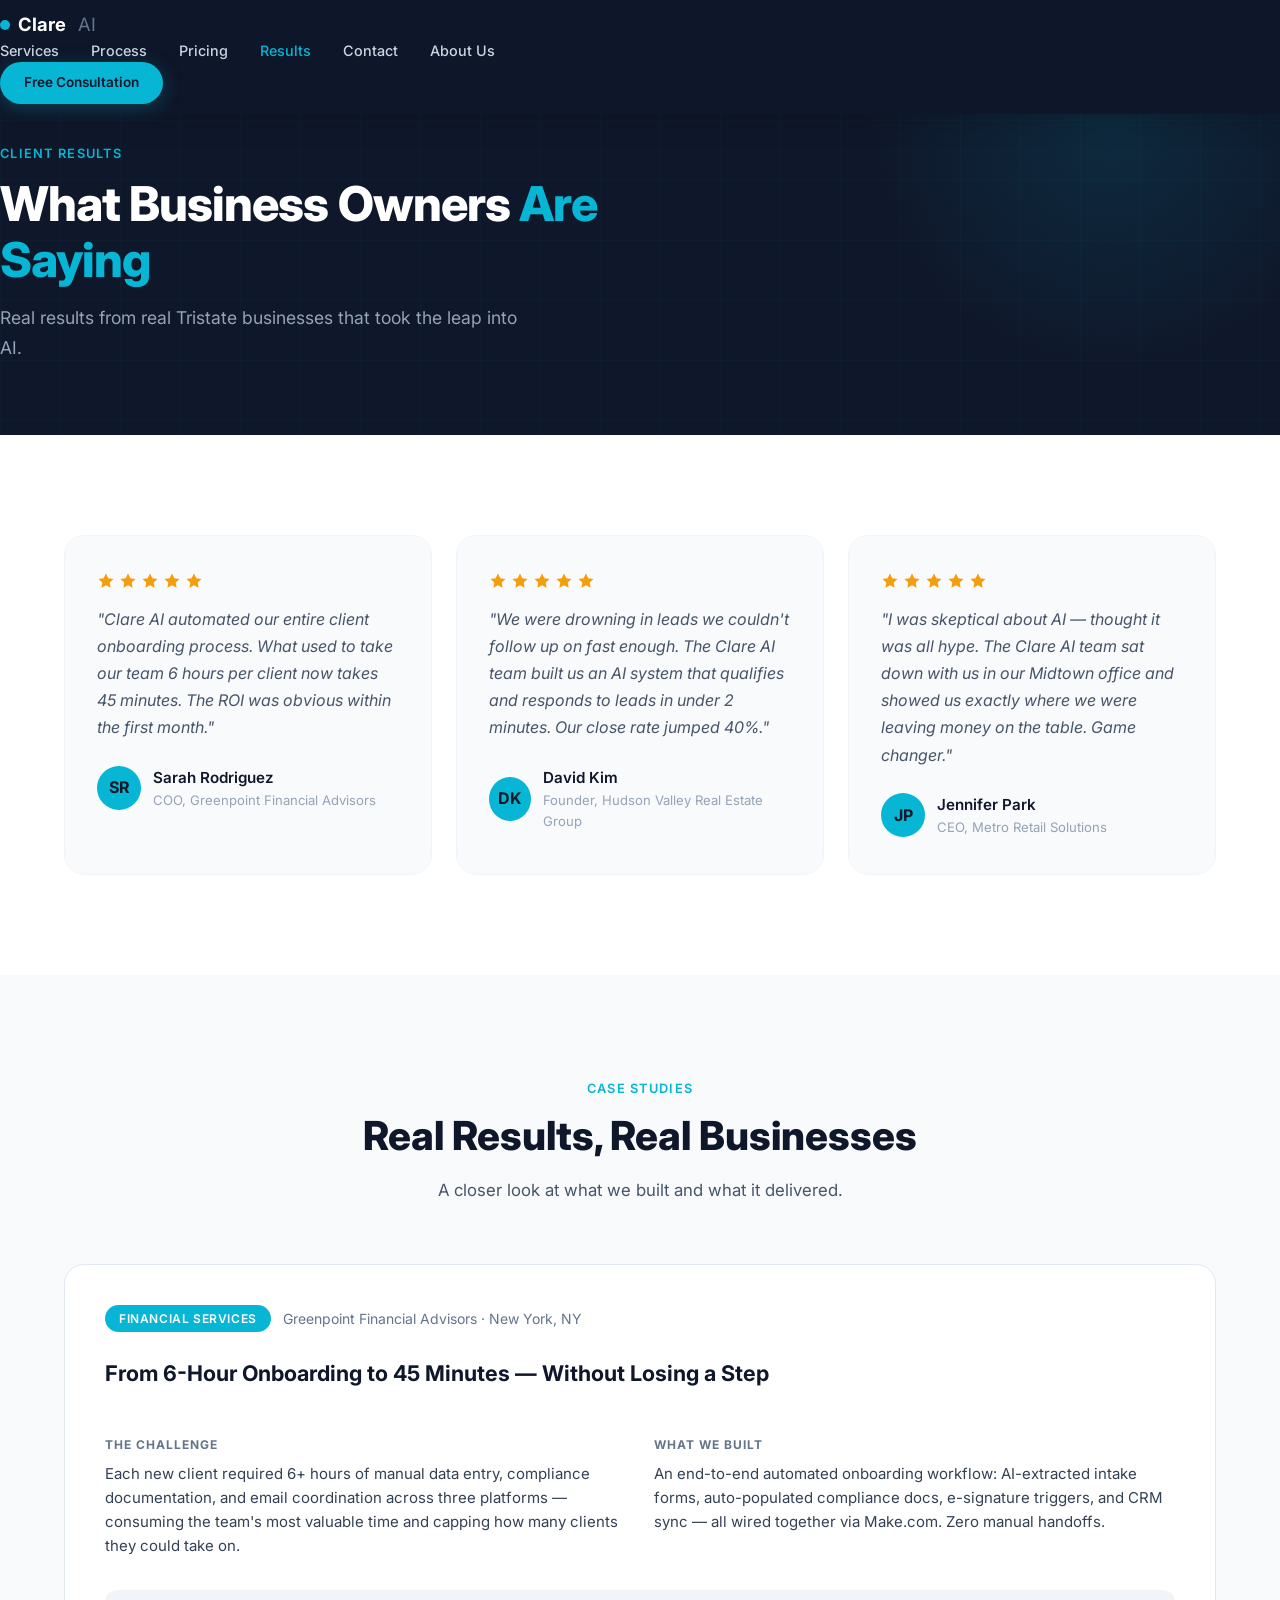
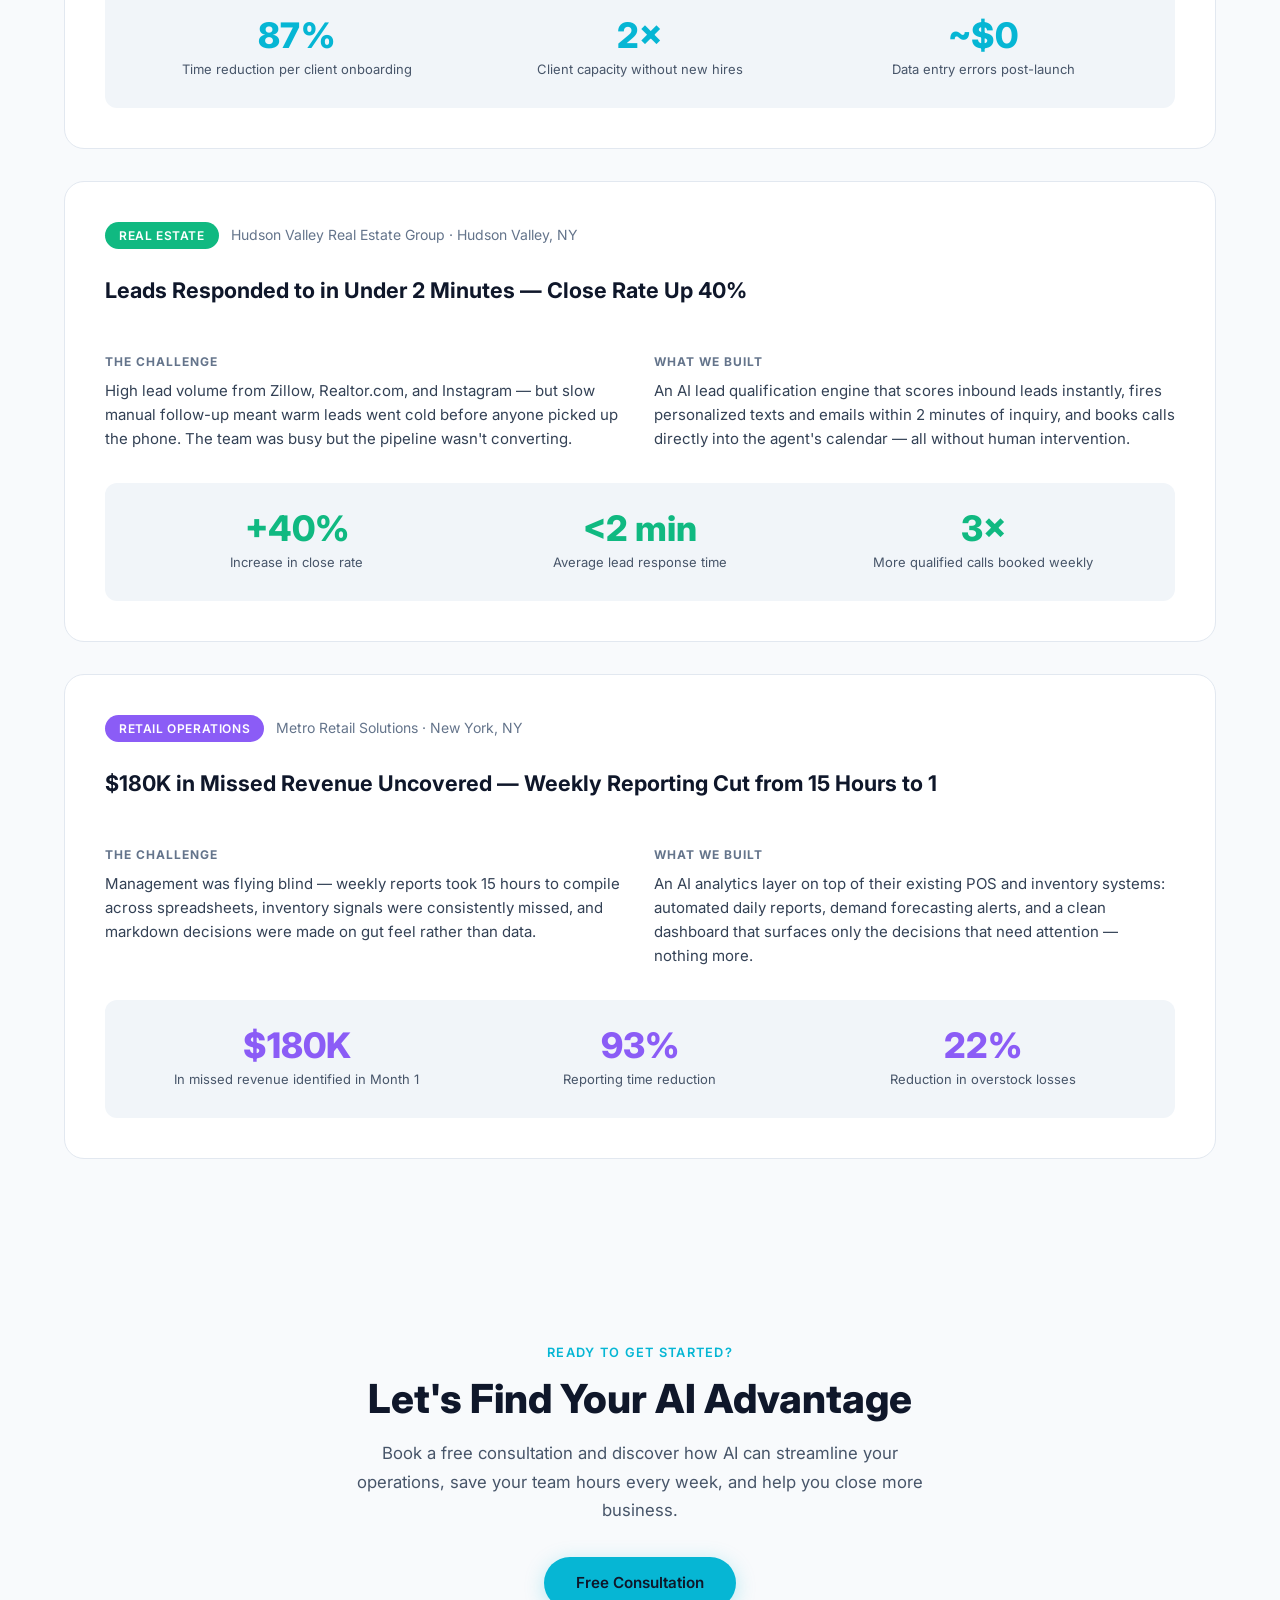
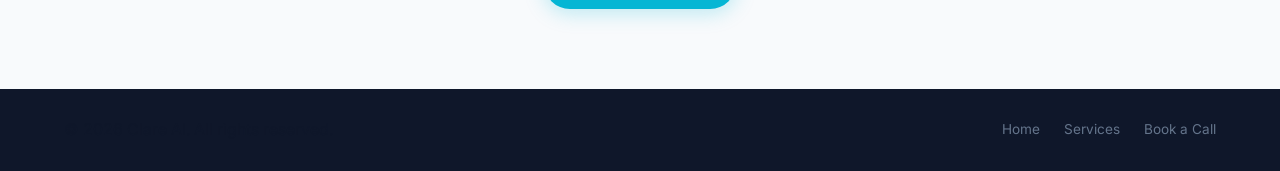
<file: results.html>
<!DOCTYPE html>
<html lang="en">
<head>
    <meta charset="UTF-8">
    <meta name="viewport" content="width=device-width, initial-scale=1.0">
    <meta name="description" content="See real results and testimonials from Tristate business owners who transformed their operations with Clare AI's consulting services in NYC.">
    <meta name="keywords" content="AI consulting results NYC, AI automation ROI, AI case studies small business, Clare AI reviews, AI consultant testimonials NYC">
    <meta name="author" content="Clare AI">
    <meta property="og:type" content="website">
    <meta property="og:title" content="Client Results | Clare AI">
    <meta property="og:description" content="Real results from real Tristate businesses — case studies and testimonials showing the ROI of working with Clare AI.">
    <meta property="og:image" content="https://clare-ai.com/og-image.jpg">
    <meta property="og:url" content="https://clare-ai.com/results.html">
    <meta name="twitter:card" content="summary_large_image">
    <meta name="twitter:site" content="@clare_ai_">
    <link rel="canonical" href="https://clare-ai.com/results.html">
    <title>Client Results & Case Studies | Clare AI</title>

    <!-- Review + AggregateRating Schema -->
    <script type="application/ld+json">
    {
      "@context": "https://schema.org",
      "@type": "ProfessionalService",
      "name": "Clare AI",
      "url": "https://clare-ai.com",
      "aggregateRating": {
        "@type": "AggregateRating",
        "ratingValue": "5",
        "reviewCount": "3",
        "bestRating": "5",
        "worstRating": "1"
      },
      "review": [
        {
          "@type": "Review",
          "author": {"@type": "Person", "name": "Sarah Rodriguez"},
          "reviewBody": "Clare AI automated our entire client onboarding process. What used to take our team 6 hours per client now takes 45 minutes. The ROI was obvious within the first month.",
          "reviewRating": {"@type": "Rating", "ratingValue": "5", "bestRating": "5"}
        },
        {
          "@type": "Review",
          "author": {"@type": "Person", "name": "David Kim"},
          "reviewBody": "We were drowning in leads we couldn't follow up on fast enough. The Clare AI team built us an AI system that qualifies and responds to leads in under 2 minutes. Our close rate jumped 40%.",
          "reviewRating": {"@type": "Rating", "ratingValue": "5", "bestRating": "5"}
        },
        {
          "@type": "Review",
          "author": {"@type": "Person", "name": "Jennifer Park"},
          "reviewBody": "I was skeptical about AI — thought it was all hype. The Clare AI team sat down with us in our Midtown office and showed us exactly where we were leaving money on the table. Game changer.",
          "reviewRating": {"@type": "Rating", "ratingValue": "5", "bestRating": "5"}
        }
      ]
    }
    </script>
    <link rel="preconnect" href="https://fonts.googleapis.com">
    <link rel="preconnect" href="https://fonts.gstatic.com" crossorigin>
    <link href="https://fonts.googleapis.com/css2?family=Inter:wght@300;400;500;600;700;800;900&display=swap" rel="stylesheet">
    <link rel="stylesheet" href="styles.css">
</head>
<body>

    <nav class="nav solid">
        <div class="nav-container">
            <a href="index.html" class="nav-brand"><span class="brand-dot"></span>Clare<span style="color: var(--gray-500); font-weight: 400; margin-left: 4px;">AI</span></a>
            <div class="nav-links" id="navLinks">
                <a href="services.html">Services</a>
                <a href="process.html">Process</a>
                <a href="pricing.html">Pricing</a>
                <a href="results.html" class="active">Results</a>
                <a href="contact.html">Contact</a>
                <a href="about.html">About Us</a>
            </div>
            <a href="contact.html#booking" class="btn btn-primary nav-cta">Free Consultation</a>
            <button class="nav-toggle" id="navToggle" aria-label="Toggle navigation">
                <span></span>
                <span></span>
                <span></span>
            </button>
        </div>
        <div class="nav-overlay" id="navOverlay"></div>
    </nav>

    <section class="page-hero">
        <div class="page-hero-bg">
            <div class="page-hero-grid"></div>
        </div>
        <div class="page-hero-content">
            <span class="section-label">Client Results</span>
            <h1>What Business Owners <span class="accent">Are Saying</span></h1>
            <p>Real results from real Tristate businesses that took the leap into AI.</p>
        </div>
    </section>

    <section style="background: #fff; padding: 100px 0;">
        <div class="container">
            <div class="testimonials-grid stagger">

                <div class="testimonial-card fade-up">
                    <div class="testimonial-stars">
                        <svg width="18" height="18" viewBox="0 0 24 24" fill="currentColor"><polygon points="12 2 15.09 8.26 22 9.27 17 14.14 18.18 21.02 12 17.77 5.82 21.02 7 14.14 2 9.27 8.91 8.26 12 2"/></svg>
                        <svg width="18" height="18" viewBox="0 0 24 24" fill="currentColor"><polygon points="12 2 15.09 8.26 22 9.27 17 14.14 18.18 21.02 12 17.77 5.82 21.02 7 14.14 2 9.27 8.91 8.26 12 2"/></svg>
                        <svg width="18" height="18" viewBox="0 0 24 24" fill="currentColor"><polygon points="12 2 15.09 8.26 22 9.27 17 14.14 18.18 21.02 12 17.77 5.82 21.02 7 14.14 2 9.27 8.91 8.26 12 2"/></svg>
                        <svg width="18" height="18" viewBox="0 0 24 24" fill="currentColor"><polygon points="12 2 15.09 8.26 22 9.27 17 14.14 18.18 21.02 12 17.77 5.82 21.02 7 14.14 2 9.27 8.91 8.26 12 2"/></svg>
                        <svg width="18" height="18" viewBox="0 0 24 24" fill="currentColor"><polygon points="12 2 15.09 8.26 22 9.27 17 14.14 18.18 21.02 12 17.77 5.82 21.02 7 14.14 2 9.27 8.91 8.26 12 2"/></svg>
                    </div>
                    <p class="testimonial-text" style="font-style: italic;">"Clare AI automated our entire client onboarding process. What used to take our team 6 hours per client now takes 45 minutes. The ROI was obvious within the first month."</p>
                    <div class="testimonial-author">
                        <div class="testimonial-avatar">SR</div>
                        <div>
                            <div class="testimonial-name">Sarah Rodriguez</div>
                            <div class="testimonial-role">COO, Greenpoint Financial Advisors</div>
                        </div>
                    </div>
                </div>

                <div class="testimonial-card fade-up">
                    <div class="testimonial-stars">
                        <svg width="18" height="18" viewBox="0 0 24 24" fill="currentColor"><polygon points="12 2 15.09 8.26 22 9.27 17 14.14 18.18 21.02 12 17.77 5.82 21.02 7 14.14 2 9.27 8.91 8.26 12 2"/></svg>
                        <svg width="18" height="18" viewBox="0 0 24 24" fill="currentColor"><polygon points="12 2 15.09 8.26 22 9.27 17 14.14 18.18 21.02 12 17.77 5.82 21.02 7 14.14 2 9.27 8.91 8.26 12 2"/></svg>
                        <svg width="18" height="18" viewBox="0 0 24 24" fill="currentColor"><polygon points="12 2 15.09 8.26 22 9.27 17 14.14 18.18 21.02 12 17.77 5.82 21.02 7 14.14 2 9.27 8.91 8.26 12 2"/></svg>
                        <svg width="18" height="18" viewBox="0 0 24 24" fill="currentColor"><polygon points="12 2 15.09 8.26 22 9.27 17 14.14 18.18 21.02 12 17.77 5.82 21.02 7 14.14 2 9.27 8.91 8.26 12 2"/></svg>
                        <svg width="18" height="18" viewBox="0 0 24 24" fill="currentColor"><polygon points="12 2 15.09 8.26 22 9.27 17 14.14 18.18 21.02 12 17.77 5.82 21.02 7 14.14 2 9.27 8.91 8.26 12 2"/></svg>
                    </div>
                    <p class="testimonial-text" style="font-style: italic;">"We were drowning in leads we couldn't follow up on fast enough. The Clare AI team built us an AI system that qualifies and responds to leads in under 2 minutes. Our close rate jumped 40%."</p>
                    <div class="testimonial-author">
                        <div class="testimonial-avatar">DK</div>
                        <div>
                            <div class="testimonial-name">David Kim</div>
                            <div class="testimonial-role">Founder, Hudson Valley Real Estate Group</div>
                        </div>
                    </div>
                </div>

                <div class="testimonial-card fade-up">
                    <div class="testimonial-stars">
                        <svg width="18" height="18" viewBox="0 0 24 24" fill="currentColor"><polygon points="12 2 15.09 8.26 22 9.27 17 14.14 18.18 21.02 12 17.77 5.82 21.02 7 14.14 2 9.27 8.91 8.26 12 2"/></svg>
                        <svg width="18" height="18" viewBox="0 0 24 24" fill="currentColor"><polygon points="12 2 15.09 8.26 22 9.27 17 14.14 18.18 21.02 12 17.77 5.82 21.02 7 14.14 2 9.27 8.91 8.26 12 2"/></svg>
                        <svg width="18" height="18" viewBox="0 0 24 24" fill="currentColor"><polygon points="12 2 15.09 8.26 22 9.27 17 14.14 18.18 21.02 12 17.77 5.82 21.02 7 14.14 2 9.27 8.91 8.26 12 2"/></svg>
                        <svg width="18" height="18" viewBox="0 0 24 24" fill="currentColor"><polygon points="12 2 15.09 8.26 22 9.27 17 14.14 18.18 21.02 12 17.77 5.82 21.02 7 14.14 2 9.27 8.91 8.26 12 2"/></svg>
                        <svg width="18" height="18" viewBox="0 0 24 24" fill="currentColor"><polygon points="12 2 15.09 8.26 22 9.27 17 14.14 18.18 21.02 12 17.77 5.82 21.02 7 14.14 2 9.27 8.91 8.26 12 2"/></svg>
                    </div>
                    <p class="testimonial-text" style="font-style: italic;">"I was skeptical about AI — thought it was all hype. The Clare AI team sat down with us in our Midtown office and showed us exactly where we were leaving money on the table. Game changer."</p>
                    <div class="testimonial-author">
                        <div class="testimonial-avatar">JP</div>
                        <div>
                            <div class="testimonial-name">Jennifer Park</div>
                            <div class="testimonial-role">CEO, Metro Retail Solutions</div>
                        </div>
                    </div>
                </div>

            </div>
        </div>
    </section>

    <!-- ========================================
         CASE STUDIES
         ======================================== -->
    <section style="background: var(--gray-50); padding: 100px 0;">
      <div class="container">
        <div class="section-header fade-up">
          <span class="section-label">Case Studies</span>
          <h2 class="section-title">Real Results, Real Businesses</h2>
          <p class="section-subtitle">A closer look at what we built and what it delivered.</p>
        </div>

        <div style="display: grid; grid-template-columns: 1fr; gap: 32px; margin-top: 48px;" class="stagger">

          <!-- Case Study 1: Greenpoint Financial Advisors -->
          <div class="service-card fade-up" style="padding: 40px; max-width: 100%;">
            <div style="display: flex; align-items: center; gap: 12px; margin-bottom: 24px; flex-wrap: wrap;">
              <span style="background: var(--accent, #0ea5e9); color: #fff; font-size: 12px; font-weight: 600; padding: 4px 14px; border-radius: 20px; letter-spacing: 0.05em; text-transform: uppercase;">Financial Services</span>
              <span style="color: var(--gray-500); font-size: 14px;">Greenpoint Financial Advisors &middot; New York, NY</span>
            </div>
            <h3 style="font-size: 1.35rem; margin-bottom: 20px;">From 6-Hour Onboarding to 45 Minutes — Without Losing a Step</h3>
            <div style="display: grid; grid-template-columns: repeat(auto-fit, minmax(220px, 1fr)); gap: 28px; margin: 24px 0;">
              <div>
                <p style="font-size: 12px; font-weight: 700; text-transform: uppercase; letter-spacing: 0.08em; color: var(--gray-500); margin-bottom: 8px;">The Challenge</p>
                <p style="font-size: 15px; color: var(--gray-700); line-height: 1.6;">Each new client required 6+ hours of manual data entry, compliance documentation, and email coordination across three platforms — consuming the team's most valuable time and capping how many clients they could take on.</p>
              </div>
              <div>
                <p style="font-size: 12px; font-weight: 700; text-transform: uppercase; letter-spacing: 0.08em; color: var(--gray-500); margin-bottom: 8px;">What We Built</p>
                <p style="font-size: 15px; color: var(--gray-700); line-height: 1.6;">An end-to-end automated onboarding workflow: AI-extracted intake forms, auto-populated compliance docs, e-signature triggers, and CRM sync — all wired together via Make.com. Zero manual handoffs.</p>
              </div>
            </div>
            <div style="display: grid; grid-template-columns: repeat(3, 1fr); gap: 16px; background: var(--gray-100, #f3f4f6); border-radius: 12px; padding: 28px; margin-top: 8px; text-align: center;">
              <div>
                <div style="font-size: 2.2rem; font-weight: 800; color: var(--accent, #0ea5e9); line-height: 1;">87%</div>
                <div style="font-size: 13px; color: var(--gray-600); margin-top: 6px;">Time reduction per client onboarding</div>
              </div>
              <div>
                <div style="font-size: 2.2rem; font-weight: 800; color: var(--accent, #0ea5e9); line-height: 1;">2&times;</div>
                <div style="font-size: 13px; color: var(--gray-600); margin-top: 6px;">Client capacity without new hires</div>
              </div>
              <div>
                <div style="font-size: 2.2rem; font-weight: 800; color: var(--accent, #0ea5e9); line-height: 1;">~$0</div>
                <div style="font-size: 13px; color: var(--gray-600); margin-top: 6px;">Data entry errors post-launch</div>
              </div>
            </div>
          </div>

          <!-- Case Study 2: Hudson Valley Real Estate Group -->
          <div class="service-card fade-up" style="padding: 40px; max-width: 100%;">
            <div style="display: flex; align-items: center; gap: 12px; margin-bottom: 24px; flex-wrap: wrap;">
              <span style="background: #10b981; color: #fff; font-size: 12px; font-weight: 600; padding: 4px 14px; border-radius: 20px; letter-spacing: 0.05em; text-transform: uppercase;">Real Estate</span>
              <span style="color: var(--gray-500); font-size: 14px;">Hudson Valley Real Estate Group &middot; Hudson Valley, NY</span>
            </div>
            <h3 style="font-size: 1.35rem; margin-bottom: 20px;">Leads Responded to in Under 2 Minutes — Close Rate Up 40%</h3>
            <div style="display: grid; grid-template-columns: repeat(auto-fit, minmax(220px, 1fr)); gap: 28px; margin: 24px 0;">
              <div>
                <p style="font-size: 12px; font-weight: 700; text-transform: uppercase; letter-spacing: 0.08em; color: var(--gray-500); margin-bottom: 8px;">The Challenge</p>
                <p style="font-size: 15px; color: var(--gray-700); line-height: 1.6;">High lead volume from Zillow, Realtor.com, and Instagram — but slow manual follow-up meant warm leads went cold before anyone picked up the phone. The team was busy but the pipeline wasn't converting.</p>
              </div>
              <div>
                <p style="font-size: 12px; font-weight: 700; text-transform: uppercase; letter-spacing: 0.08em; color: var(--gray-500); margin-bottom: 8px;">What We Built</p>
                <p style="font-size: 15px; color: var(--gray-700); line-height: 1.6;">An AI lead qualification engine that scores inbound leads instantly, fires personalized texts and emails within 2 minutes of inquiry, and books calls directly into the agent's calendar — all without human intervention.</p>
              </div>
            </div>
            <div style="display: grid; grid-template-columns: repeat(3, 1fr); gap: 16px; background: var(--gray-100, #f3f4f6); border-radius: 12px; padding: 28px; margin-top: 8px; text-align: center;">
              <div>
                <div style="font-size: 2.2rem; font-weight: 800; color: #10b981; line-height: 1;">+40%</div>
                <div style="font-size: 13px; color: var(--gray-600); margin-top: 6px;">Increase in close rate</div>
              </div>
              <div>
                <div style="font-size: 2.2rem; font-weight: 800; color: #10b981; line-height: 1;">&lt;2 min</div>
                <div style="font-size: 13px; color: var(--gray-600); margin-top: 6px;">Average lead response time</div>
              </div>
              <div>
                <div style="font-size: 2.2rem; font-weight: 800; color: #10b981; line-height: 1;">3&times;</div>
                <div style="font-size: 13px; color: var(--gray-600); margin-top: 6px;">More qualified calls booked weekly</div>
              </div>
            </div>
          </div>

          <!-- Case Study 3: Metro Retail Solutions -->
          <div class="service-card fade-up" style="padding: 40px; max-width: 100%;">
            <div style="display: flex; align-items: center; gap: 12px; margin-bottom: 24px; flex-wrap: wrap;">
              <span style="background: #8b5cf6; color: #fff; font-size: 12px; font-weight: 600; padding: 4px 14px; border-radius: 20px; letter-spacing: 0.05em; text-transform: uppercase;">Retail Operations</span>
              <span style="color: var(--gray-500); font-size: 14px;">Metro Retail Solutions &middot; New York, NY</span>
            </div>
            <h3 style="font-size: 1.35rem; margin-bottom: 20px;">$180K in Missed Revenue Uncovered — Weekly Reporting Cut from 15 Hours to 1</h3>
            <div style="display: grid; grid-template-columns: repeat(auto-fit, minmax(220px, 1fr)); gap: 28px; margin: 24px 0;">
              <div>
                <p style="font-size: 12px; font-weight: 700; text-transform: uppercase; letter-spacing: 0.08em; color: var(--gray-500); margin-bottom: 8px;">The Challenge</p>
                <p style="font-size: 15px; color: var(--gray-700); line-height: 1.6;">Management was flying blind — weekly reports took 15 hours to compile across spreadsheets, inventory signals were consistently missed, and markdown decisions were made on gut feel rather than data.</p>
              </div>
              <div>
                <p style="font-size: 12px; font-weight: 700; text-transform: uppercase; letter-spacing: 0.08em; color: var(--gray-500); margin-bottom: 8px;">What We Built</p>
                <p style="font-size: 15px; color: var(--gray-700); line-height: 1.6;">An AI analytics layer on top of their existing POS and inventory systems: automated daily reports, demand forecasting alerts, and a clean dashboard that surfaces only the decisions that need attention — nothing more.</p>
              </div>
            </div>
            <div style="display: grid; grid-template-columns: repeat(3, 1fr); gap: 16px; background: var(--gray-100, #f3f4f6); border-radius: 12px; padding: 28px; margin-top: 8px; text-align: center;">
              <div>
                <div style="font-size: 2.2rem; font-weight: 800; color: #8b5cf6; line-height: 1;">$180K</div>
                <div style="font-size: 13px; color: var(--gray-600); margin-top: 6px;">In missed revenue identified in Month 1</div>
              </div>
              <div>
                <div style="font-size: 2.2rem; font-weight: 800; color: #8b5cf6; line-height: 1;">93%</div>
                <div style="font-size: 13px; color: var(--gray-600); margin-top: 6px;">Reporting time reduction</div>
              </div>
              <div>
                <div style="font-size: 2.2rem; font-weight: 800; color: #8b5cf6; line-height: 1;">22%</div>
                <div style="font-size: 13px; color: var(--gray-600); margin-top: 6px;">Reduction in overstock losses</div>
              </div>
            </div>
          </div>

        </div>
      </div>
    </section>

    <section class="page-cta">
        <div class="container">
            <span class="section-label">Ready to Get Started?</span>
            <h2 class="section-title">Let's Find Your AI Advantage</h2>
            <p>Book a free consultation and discover how AI can streamline your operations, save your team hours every week, and help you close more business.</p>
            <a href="contact.html#booking" class="btn btn-primary">Free Consultation</a>
        </div>
    </section>

    <footer class="footer">
        <div class="container">
            <p>&copy; <span id="footerYear"></span> Clare AI. All rights reserved.</p>
            <div class="footer-links">
                <a href="index.html">Home</a>
                <a href="services.html">Services</a>
                <a href="contact.html#booking">Book a Call</a>
            </div>
        </div>
    </footer>

    <script src="script.js"></script>
</body>
</html>
</file>
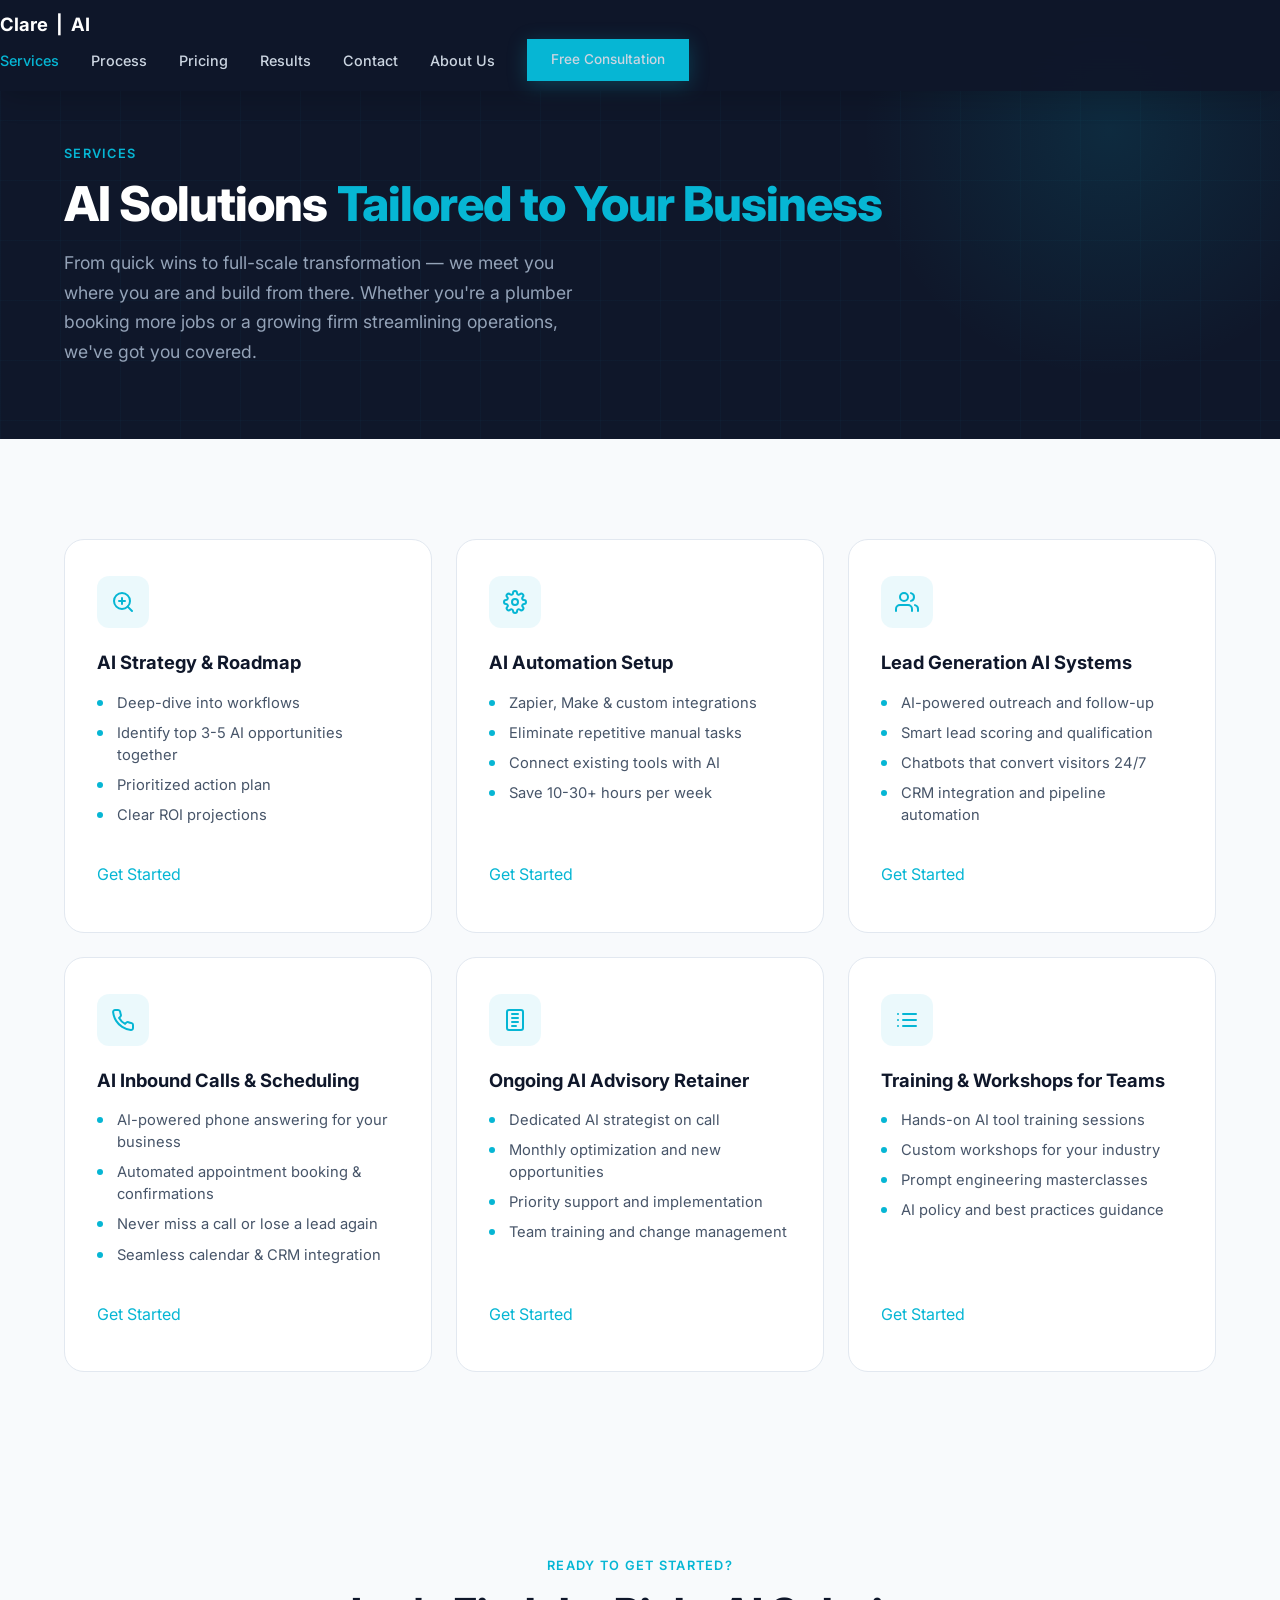
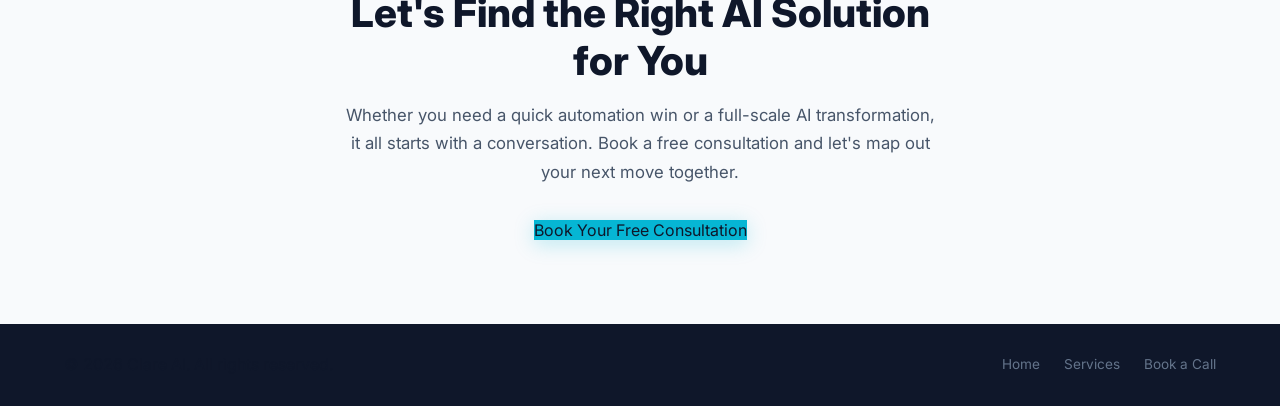
<file: services.html>
<!DOCTYPE html>
<html lang="en">
<head>
    <meta charset="UTF-8">
    <meta name="viewport" content="width=device-width, initial-scale=1.0">
    <meta name="description" content="AI consulting services tailored to your business — strategy, automation, lead generation, custom agents, advisory, and team training. NYC and Tristate area.">
    <meta name="keywords" content="AI consulting services NYC, AI automation setup, lead generation AI, AI phone answering, AI advisory retainer, AI training workshop NYC, Zapier consultant, Make.com consultant NYC">
    <meta name="author" content="Clare AI">
    <meta property="og:type" content="website">
    <meta property="og:title" content="AI Consulting Services | Clare AI">
    <meta property="og:description" content="From AI strategy to full automation — Clare AI offers tailored services for businesses of every size in NYC and the Tristate area.">
    <meta property="og:image" content="https://clare-ai.com/og-image.jpg">
    <meta property="og:url" content="https://clare-ai.com/services.html">
    <meta name="twitter:card" content="summary_large_image">
    <meta name="twitter:site" content="@clare_ai_">
    <link rel="canonical" href="https://clare-ai.com/services.html">
    <title>AI Consulting Services | Clare AI</title>

    <script type="application/ld+json">
    {
      "@context": "https://schema.org",
      "@type": "ItemList",
      "name": "Clare AI Services",
      "url": "https://clare-ai.com/services.html",
      "itemListElement": [
        {"@type": "ListItem", "position": 1, "name": "AI Strategy & Roadmap", "url": "https://clare-ai.com/services.html"},
        {"@type": "ListItem", "position": 2, "name": "AI Automation Setup", "url": "https://clare-ai.com/services.html"},
        {"@type": "ListItem", "position": 3, "name": "Lead Generation AI Systems", "url": "https://clare-ai.com/services.html"},
        {"@type": "ListItem", "position": 4, "name": "AI Inbound Calls & Scheduling", "url": "https://clare-ai.com/services.html"},
        {"@type": "ListItem", "position": 5, "name": "Ongoing AI Advisory Retainer", "url": "https://clare-ai.com/services.html"},
        {"@type": "ListItem", "position": 6, "name": "Training & Workshops for Teams", "url": "https://clare-ai.com/services.html"}
      ]
    }
    </script>
    <link rel="preconnect" href="https://fonts.googleapis.com">
    <link rel="preconnect" href="https://fonts.gstatic.com" crossorigin>
    <link href="https://fonts.googleapis.com/css2?family=Inter:wght@300;400;500;600;700;800;900&display=swap" rel="stylesheet">
    <link rel="stylesheet" href="styles.css">
</head>
<body>

    <!-- Navigation -->
    <nav class="nav solid">
        <div class="nav-container">
            <a href="index.html" class="nav-brand">Clare<span>|</span>AI</a>
            <div class="nav-links" id="navLinks">
                <a href="services.html" class="active">Services</a>
                <a href="process.html">Process</a>
                <a href="pricing.html">Pricing</a>
                <a href="results.html">Results</a>
                <a href="contact.html">Contact</a>
                <a href="about.html">About Us</a>
                <a href="contact.html#booking" class="btn-primary nav-cta">Free Consultation</a>
            </div>
            <button class="nav-toggle" id="navToggle" aria-label="Toggle navigation">
                <span></span>
                <span></span>
                <span></span>
            </button>
        </div>
        <div class="nav-overlay" id="navOverlay"></div>
    </nav>

    <!-- Page Hero -->
    <section class="page-hero">
        <div class="page-hero-bg">
            <div class="page-hero-grid"></div>
        </div>
        <div class="container">
            <span class="section-label fade-up">Services</span>
            <h1 class="fade-up">AI Solutions <span class="accent">Tailored to Your Business</span></h1>
            <p class="fade-up">From quick wins to full-scale transformation — we meet you where you are and build from there. Whether you're a plumber booking more jobs or a growing firm streamlining operations, we've got you covered.</p>
        </div>
    </section>

    <!-- Services Grid -->
    <section class="main" style="padding: 100px 0; background: var(--gray-50, #f9fafb);">
        <div class="container">
            <div class="services-grid stagger">

                <!-- Card 1: AI Strategy & Roadmap -->
                <div class="service-card fade-up">
                    <div class="service-icon">
                        <svg xmlns="http://www.w3.org/2000/svg" width="24" height="24" viewBox="0 0 24 24" fill="none" stroke="currentColor" stroke-width="2" stroke-linecap="round" stroke-linejoin="round">
                            <circle cx="11" cy="11" r="8"></circle>
                            <line x1="21" y1="21" x2="16.65" y2="16.65"></line>
                            <line x1="11" y1="8" x2="11" y2="14"></line>
                            <line x1="8" y1="11" x2="14" y2="11"></line>
                        </svg>
                    </div>
                    <h3>AI Strategy & Roadmap</h3>
                    <ul>
                        <li>Deep-dive into workflows</li>
                        <li>Identify top 3-5 AI opportunities together</li>
                        <li>Prioritized action plan</li>
                        <li>Clear ROI projections</li>
                    </ul>
                    <a href="contact.html#booking" class="btn-ghost">Get Started</a>
                </div>

                <!-- Card 2: AI Automation Setup -->
                <div class="service-card fade-up">
                    <div class="service-icon">
                        <svg xmlns="http://www.w3.org/2000/svg" width="24" height="24" viewBox="0 0 24 24" fill="none" stroke="currentColor" stroke-width="2" stroke-linecap="round" stroke-linejoin="round">
                            <circle cx="12" cy="12" r="3"></circle>
                            <path d="M19.4 15a1.65 1.65 0 0 0 .33 1.82l.06.06a2 2 0 0 1-2.83 2.83l-.06-.06a1.65 1.65 0 0 0-1.82-.33 1.65 1.65 0 0 0-1 1.51V21a2 2 0 0 1-4 0v-.09a1.65 1.65 0 0 0-1.08-1.51 1.65 1.65 0 0 0-1.82.33l-.06.06a2 2 0 0 1-2.83-2.83l.06-.06a1.65 1.65 0 0 0 .33-1.82 1.65 1.65 0 0 0-1.51-1H3a2 2 0 0 1 0-4h.09a1.65 1.65 0 0 0 1.51-1.08 1.65 1.65 0 0 0-.33-1.82l-.06-.06a2 2 0 0 1 2.83-2.83l.06.06a1.65 1.65 0 0 0 1.82.33H9a1.65 1.65 0 0 0 1-1.51V3a2 2 0 0 1 4 0v.09a1.65 1.65 0 0 0 1 1.51 1.65 1.65 0 0 0 1.82-.33l.06-.06a2 2 0 0 1 2.83 2.83l-.06.06a1.65 1.65 0 0 0-.33 1.82V9a1.65 1.65 0 0 0 1.51 1H21a2 2 0 0 1 0 4h-.09a1.65 1.65 0 0 0-1.51 1.08z"></path>
                        </svg>
                    </div>
                    <h3>AI Automation Setup</h3>
                    <ul>
                        <li>Zapier, Make &amp; custom integrations</li>
                        <li>Eliminate repetitive manual tasks</li>
                        <li>Connect existing tools with AI</li>
                        <li>Save 10-30+ hours per week</li>
                    </ul>
                    <a href="contact.html#booking" class="btn-ghost">Get Started</a>
                </div>

                <!-- Card 3: Lead Generation AI Systems -->
                <div class="service-card fade-up">
                    <div class="service-icon">
                        <svg xmlns="http://www.w3.org/2000/svg" width="24" height="24" viewBox="0 0 24 24" fill="none" stroke="currentColor" stroke-width="2" stroke-linecap="round" stroke-linejoin="round">
                            <path d="M17 21v-2a4 4 0 0 0-4-4H5a4 4 0 0 0-4 4v2"></path>
                            <circle cx="9" cy="7" r="4"></circle>
                            <path d="M23 21v-2a4 4 0 0 0-3-3.87"></path>
                            <path d="M16 3.13a4 4 0 0 1 0 7.75"></path>
                        </svg>
                    </div>
                    <h3>Lead Generation AI Systems</h3>
                    <ul>
                        <li>AI-powered outreach and follow-up</li>
                        <li>Smart lead scoring and qualification</li>
                        <li>Chatbots that convert visitors 24/7</li>
                        <li>CRM integration and pipeline automation</li>
                    </ul>
                    <a href="contact.html#booking" class="btn-ghost">Get Started</a>
                </div>

                <!-- Card 4: AI Inbound Calls & Scheduling -->
                <div class="service-card fade-up">
                    <div class="service-icon">
                        <svg xmlns="http://www.w3.org/2000/svg" width="24" height="24" viewBox="0 0 24 24" fill="none" stroke="currentColor" stroke-width="2" stroke-linecap="round" stroke-linejoin="round">
                            <path d="M22 16.92v3a2 2 0 0 1-2.18 2 19.79 19.79 0 0 1-8.63-3.07 19.5 19.5 0 0 1-6-6 19.79 19.79 0 0 1-3.07-8.67A2 2 0 0 1 4.11 2h3a2 2 0 0 1 2 1.72 12.84 12.84 0 0 0 .7 2.81 2 2 0 0 1-.45 2.11L8.09 9.91a16 16 0 0 0 6 6l1.27-1.27a2 2 0 0 1 2.11-.45 12.84 12.84 0 0 0 2.81.7A2 2 0 0 1 22 16.92z"></path>
                        </svg>
                    </div>
                    <h3>AI Inbound Calls & Scheduling</h3>
                    <ul>
                        <li>AI-powered phone answering for your business</li>
                        <li>Automated appointment booking & confirmations</li>
                        <li>Never miss a call or lose a lead again</li>
                        <li>Seamless calendar & CRM integration</li>
                    </ul>
                    <a href="contact.html#booking" class="btn-ghost">Get Started</a>
                </div>

                <!-- Card 5: Ongoing AI Advisory Retainer -->
                <div class="service-card fade-up">
                    <div class="service-icon">
                        <svg xmlns="http://www.w3.org/2000/svg" width="24" height="24" viewBox="0 0 24 24" fill="none" stroke="currentColor" stroke-width="2" stroke-linecap="round" stroke-linejoin="round">
                            <rect x="4" y="2" width="16" height="20" rx="2" ry="2"></rect>
                            <line x1="9" y1="6" x2="15" y2="6"></line>
                            <line x1="9" y1="10" x2="15" y2="10"></line>
                            <line x1="9" y1="14" x2="15" y2="14"></line>
                            <line x1="9" y1="18" x2="13" y2="18"></line>
                        </svg>
                    </div>
                    <h3>Ongoing AI Advisory Retainer</h3>
                    <ul>
                        <li>Dedicated AI strategist on call</li>
                        <li>Monthly optimization and new opportunities</li>
                        <li>Priority support and implementation</li>
                        <li>Team training and change management</li>
                    </ul>
                    <a href="contact.html#booking" class="btn-ghost">Get Started</a>
                </div>

                <!-- Card 6: Training & Workshops for Teams -->
                <div class="service-card fade-up">
                    <div class="service-icon">
                        <svg xmlns="http://www.w3.org/2000/svg" width="24" height="24" viewBox="0 0 24 24" fill="none" stroke="currentColor" stroke-width="2" stroke-linecap="round" stroke-linejoin="round">
                            <line x1="8" y1="6" x2="21" y2="6"></line>
                            <line x1="8" y1="12" x2="21" y2="12"></line>
                            <line x1="8" y1="18" x2="21" y2="18"></line>
                            <line x1="3" y1="6" x2="3.01" y2="6"></line>
                            <line x1="3" y1="12" x2="3.01" y2="12"></line>
                            <line x1="3" y1="18" x2="3.01" y2="18"></line>
                        </svg>
                    </div>
                    <h3>Training & Workshops for Teams</h3>
                    <ul>
                        <li>Hands-on AI tool training sessions</li>
                        <li>Custom workshops for your industry</li>
                        <li>Prompt engineering masterclasses</li>
                        <li>AI policy and best practices guidance</li>
                    </ul>
                    <a href="contact.html#booking" class="btn-ghost">Get Started</a>
                </div>

            </div>
        </div>
    </section>

    <!-- Page CTA -->
    <section class="page-cta">
        <div class="container">
            <span class="section-label fade-up">Ready to Get Started?</span>
            <h2 class="section-title fade-up">Let's Find the Right AI Solution for You</h2>
            <p class="fade-up">Whether you need a quick automation win or a full-scale AI transformation, it all starts with a conversation. Book a free consultation and let's map out your next move together.</p>
            <a href="contact.html#booking" class="btn-primary fade-up">Book Your Free Consultation</a>
        </div>
    </section>

    <!-- Footer -->
    <footer class="footer">
        <div class="container">
            <p>&copy; <span id="footerYear"></span> Clare AI. All rights reserved.</p>
            <div class="footer-links">
                <a href="index.html">Home</a>
                <a href="services.html">Services</a>
                <a href="contact.html#booking">Book a Call</a>
            </div>
        </div>
    </footer>

    <script src="script.js"></script>
</body>
</html>
</file>
<file: styles.css>
/* ========================================
   CSS CUSTOM PROPERTIES — EDIT COLORS HERE
   ======================================== */
:root {
  --navy: #0f172a;
  --navy-light: #1e293b;
  --accent: #06b6d4;
  --accent-hover: #22d3ee;
  --accent-glow: rgba(6, 182, 212, 0.25);
  --white: #ffffff;
  --gray-50: #f8fafc;
  --gray-100: #f1f5f9;
  --gray-200: #e2e8f0;
  --gray-300: #cbd5e1;
  --gray-400: #94a3b8;
  --gray-500: #64748b;
  --gray-600: #475569;
  --gray-700: #334155;
  --text-primary: #0f172a;
  --text-secondary: #475569;
  --text-light: #94a3b8;
  --font: 'Inter', -apple-system, BlinkMacSystemFont, 'Segoe UI', Roboto, sans-serif;
  --radius: 12px;
  --radius-lg: 20px;
  --shadow-sm: 0 1px 3px rgba(0,0,0,0.06);
  --shadow-md: 0 4px 20px rgba(0,0,0,0.08);
  --shadow-lg: 0 10px 40px rgba(0,0,0,0.12);
  --transition: 0.3s cubic-bezier(0.4, 0, 0.2, 1);
  --max-width: 1200px;
}

/* ========================================
   RESET & BASE
   ======================================== */
*, *::before, *::after { box-sizing: border-box; margin: 0; padding: 0; }
html { scroll-behavior: smooth; -webkit-text-size-adjust: 100%; }

body {
  font-family: var(--font);
  color: var(--text-primary);
  line-height: 1.6;
  background: var(--white);
  overflow-x: hidden;
  -webkit-font-smoothing: antialiased;
}

img { max-width: 100%; height: auto; display: block; }
a { color: inherit; text-decoration: none; }
ul { list-style: none; }

.container {
  width: 100%;
  max-width: var(--max-width);
  margin: 0 auto;
  padding: 0 24px;
}

section { padding: 100px 0; }

.section-label {
  display: inline-block;
  font-size: 0.8rem;
  font-weight: 600;
  letter-spacing: 0.1em;
  text-transform: uppercase;
  color: var(--accent);
  margin-bottom: 12px;
}

.section-title {
  font-size: clamp(1.8rem, 4vw, 2.5rem);
  font-weight: 800;
  line-height: 1.2;
  margin-bottom: 16px;
  color: var(--navy);
}

.section-subtitle {
  font-size: 1.05rem;
  color: var(--text-secondary);
  max-width: 600px;
  line-height: 1.7;
}

.section-header {
  text-align: center;
  margin-bottom: 60px;
}

.section-header .section-subtitle { margin: 0 auto; }

/* ========================================
   ANIMATIONS
   ======================================== */
.fade-up {
  opacity: 0;
  transform: translateY(30px);
  transition: opacity 0.7s var(--transition), transform 0.7s var(--transition);
}

.fade-up.visible {
  opacity: 1;
  transform: translateY(0);
}

.stagger > .fade-up:nth-child(1) { transition-delay: 0s; }
.stagger > .fade-up:nth-child(2) { transition-delay: 0.1s; }
.stagger > .fade-up:nth-child(3) { transition-delay: 0.2s; }
.stagger > .fade-up:nth-child(4) { transition-delay: 0.3s; }
.stagger > .fade-up:nth-child(5) { transition-delay: 0.4s; }
.stagger > .fade-up:nth-child(6) { transition-delay: 0.5s; }

/* ========================================
   BUTTONS
   ======================================== */
.btn {
  display: inline-flex;
  align-items: center;
  gap: 8px;
  padding: 14px 32px;
  font-family: var(--font);
  font-size: 0.95rem;
  font-weight: 600;
  border: none;
  border-radius: 50px;
  cursor: pointer;
  transition: all var(--transition);
  white-space: nowrap;
}

.btn-primary {
  background: var(--accent);
  color: var(--navy);
  box-shadow: 0 4px 20px var(--accent-glow);
}

.btn-primary:hover {
  background: var(--accent-hover);
  transform: translateY(-2px);
  box-shadow: 0 8px 30px var(--accent-glow);
}

.btn-outline {
  background: transparent;
  color: var(--white);
  border: 2px solid rgba(255,255,255,0.3);
}

.btn-outline:hover {
  border-color: var(--accent);
  color: var(--accent);
  transform: translateY(-2px);
}

.btn-dark {
  background: var(--navy);
  color: var(--white);
}

.btn-dark:hover {
  background: var(--navy-light);
  transform: translateY(-2px);
  box-shadow: var(--shadow-lg);
}

.btn-ghost {
  background: transparent;
  color: var(--accent);
  padding: 8px 0;
  border-radius: 0;
}

.btn-ghost:hover { color: var(--accent-hover); }
.btn-ghost svg { transition: transform var(--transition); }
.btn-ghost:hover svg { transform: translateX(4px); }

/* ========================================
   NAVIGATION
   ======================================== */
.nav {
  position: fixed;
  top: 0;
  left: 0;
  right: 0;
  z-index: 1000;
  padding: 16px 0;
  transition: all var(--transition);
}

.nav.scrolled,
.nav.solid {
  background: rgba(15, 23, 42, 0.95);
  backdrop-filter: blur(20px);
  -webkit-backdrop-filter: blur(20px);
  padding: 10px 0;
  box-shadow: 0 4px 30px rgba(0,0,0,0.2);
}

.nav .container {
  display: flex;
  align-items: center;
  justify-content: space-between;
}

.nav-brand {
  font-size: 1.15rem;
  font-weight: 700;
  color: var(--white);
  display: flex;
  align-items: center;
  gap: 8px;
}

.nav-brand .brand-dot {
  width: 10px;
  height: 10px;
  background: var(--accent);
  border-radius: 50%;
  display: inline-block;
}

.nav-links {
  display: flex;
  align-items: center;
  gap: 32px;
}

.nav-links a {
  color: var(--gray-300);
  font-size: 0.9rem;
  font-weight: 500;
  transition: color var(--transition);
}

.nav-links a:hover { color: var(--white); }

.nav-links a.active {
  color: var(--accent);
}

.nav-cta {
  padding: 10px 24px !important;
  font-size: 0.85rem !important;
}

.nav-toggle {
  display: none;
  flex-direction: column;
  gap: 5px;
  background: none;
  border: none;
  cursor: pointer;
  padding: 4px;
}

.nav-toggle span {
  display: block;
  width: 24px;
  height: 2px;
  background: var(--white);
  border-radius: 2px;
  transition: all var(--transition);
}

.nav-overlay {
  display: none;
  position: fixed;
  inset: 0;
  background: rgba(0,0,0,0.5);
  z-index: 998;
}

.nav-overlay.active { display: block; }

/* ========================================
   HERO (Home page)
   ======================================== */
.hero {
  position: relative;
  min-height: 100vh;
  display: flex;
  align-items: center;
  background: var(--navy);
  overflow: hidden;
  padding: 120px 0 100px;
}

.hero-bg {
  position: absolute;
  inset: 0;
  overflow: hidden;
}

.hero-bg::before {
  content: '';
  position: absolute;
  width: 600px;
  height: 600px;
  background: radial-gradient(circle, rgba(6,182,212,0.15) 0%, transparent 70%);
  top: -100px;
  right: -100px;
  border-radius: 50%;
  animation: float 8s ease-in-out infinite;
}

.hero-bg::after {
  content: '';
  position: absolute;
  width: 500px;
  height: 500px;
  background: radial-gradient(circle, rgba(6,182,212,0.08) 0%, transparent 70%);
  bottom: -150px;
  left: -100px;
  border-radius: 50%;
  animation: float 10s ease-in-out infinite reverse;
}

@keyframes float {
  0%, 100% { transform: translate(0, 0); }
  50% { transform: translate(30px, -30px); }
}

.hero-skyline {
  position: absolute;
  bottom: 0;
  left: 0;
  right: 0;
  height: 200px;
  opacity: 0.06;
}

.hero-grid {
  position: absolute;
  inset: 0;
  background-image:
    linear-gradient(rgba(6,182,212,0.03) 1px, transparent 1px),
    linear-gradient(90deg, rgba(6,182,212,0.03) 1px, transparent 1px);
  background-size: 60px 60px;
}

.hero .container { position: relative; z-index: 2; }
.hero-content { max-width: 720px; }

.hero-badge {
  display: inline-flex;
  align-items: center;
  gap: 8px;
  padding: 8px 16px;
  background: rgba(6,182,212,0.1);
  border: 1px solid rgba(6,182,212,0.2);
  border-radius: 50px;
  font-size: 0.85rem;
  color: var(--accent);
  font-weight: 500;
  margin-bottom: 28px;
}

.hero-badge-dot {
  width: 8px;
  height: 8px;
  background: var(--accent);
  border-radius: 50%;
  animation: pulse-dot 2s ease-in-out infinite;
}

@keyframes pulse-dot {
  0%, 100% { opacity: 1; }
  50% { opacity: 0.4; }
}

.hero h1 {
  font-size: clamp(2.4rem, 6vw, 3.8rem);
  font-weight: 800;
  line-height: 1.1;
  color: var(--white);
  margin-bottom: 24px;
  letter-spacing: -0.02em;
}

.hero h1 .accent { color: var(--accent); }

.hero-sub {
  font-size: clamp(1.05rem, 2vw, 1.2rem);
  color: var(--gray-400);
  line-height: 1.7;
  margin-bottom: 40px;
  max-width: 560px;
}

.hero-buttons { display: flex; gap: 16px; flex-wrap: wrap; }

.hero-stats {
  display: flex;
  gap: 48px;
  margin-top: 64px;
  padding-top: 40px;
  border-top: 1px solid rgba(255,255,255,0.08);
}

.hero-stat-value { font-size: 1.8rem; font-weight: 800; color: var(--white); }
.hero-stat-label { font-size: 0.85rem; color: var(--gray-500); margin-top: 4px; }

/* ========================================
   PAGE HERO (Inner pages)
   ======================================== */
.page-hero {
  position: relative;
  background: var(--navy);
  padding: 140px 0 72px;
  overflow: hidden;
}

.page-hero-bg {
  position: absolute;
  inset: 0;
  overflow: hidden;
}

.page-hero-bg::before {
  content: '';
  position: absolute;
  width: 500px;
  height: 500px;
  background: radial-gradient(circle, rgba(6,182,212,0.12) 0%, transparent 70%);
  top: -120px;
  right: -80px;
  border-radius: 50%;
}

.page-hero-grid {
  position: absolute;
  inset: 0;
  background-image:
    linear-gradient(rgba(6,182,212,0.03) 1px, transparent 1px),
    linear-gradient(90deg, rgba(6,182,212,0.03) 1px, transparent 1px);
  background-size: 60px 60px;
}

.page-hero .container { position: relative; z-index: 2; }

.page-hero-content {
  max-width: 640px;
}

.page-hero h1 {
  font-size: clamp(2rem, 5vw, 3rem);
  font-weight: 800;
  line-height: 1.15;
  color: var(--white);
  margin-bottom: 16px;
  letter-spacing: -0.02em;
}

.page-hero h1 .accent { color: var(--accent); }

.page-hero p {
  font-size: 1.1rem;
  color: var(--gray-400);
  line-height: 1.7;
  max-width: 540px;
}

/* ========================================
   ABOUT
   ======================================== */
.about-grid {
  display: grid;
  grid-template-columns: 320px 1fr;
  gap: 60px;
  align-items: center;
}

.about-photo { position: relative; }

.about-photo-frame {
  width: 100%;
  aspect-ratio: 3 / 4;
  background: var(--gray-100);
  border-radius: var(--radius-lg);
  overflow: hidden;
  position: relative;
}

.about-photo-frame img { width: 100%; height: 100%; object-fit: cover; }

.about-photo-placeholder {
  width: 100%;
  height: 100%;
  display: flex;
  align-items: center;
  justify-content: center;
  background: linear-gradient(135deg, var(--gray-100), var(--gray-200));
  color: var(--gray-400);
  font-size: 0.85rem;
  text-align: center;
  padding: 20px;
}

.about-photo-accent {
  position: absolute;
  width: 100%;
  height: 100%;
  top: 12px;
  left: 12px;
  border: 2px solid var(--accent);
  border-radius: var(--radius-lg);
  opacity: 0.3;
  z-index: -1;
}

.about-text h2 {
  font-size: clamp(1.8rem, 4vw, 2.4rem);
  font-weight: 800;
  line-height: 1.2;
  margin-bottom: 20px;
}

.about-text h2 .accent { color: var(--accent); }

.about-text p {
  color: var(--text-secondary);
  font-size: 1.05rem;
  line-height: 1.8;
  margin-bottom: 16px;
}

.about-tags { display: flex; flex-wrap: wrap; gap: 10px; margin-top: 28px; }

.about-tag {
  padding: 8px 16px;
  background: var(--gray-50);
  border: 1px solid var(--gray-200);
  border-radius: 50px;
  font-size: 0.85rem;
  font-weight: 500;
  color: var(--text-secondary);
}

/* Career timeline */
.about-journey {
  margin-top: 72px;
  padding-top: 72px;
  border-top: 1px solid var(--gray-200);
}

.about-journey-header { margin-bottom: 48px; }

.about-journey-header h3 {
  font-size: clamp(1.4rem, 3vw, 1.8rem);
  font-weight: 800;
  color: var(--navy);
  margin-bottom: 8px;
}

.about-journey-header h3 .accent { color: var(--accent); }

.about-journey-header p {
  font-size: 1rem;
  color: var(--text-secondary);
  line-height: 1.7;
}

.timeline { position: relative; padding-left: 48px; }

.timeline::before {
  content: '';
  position: absolute;
  left: 15px;
  top: 8px;
  bottom: 8px;
  width: 2px;
  background: linear-gradient(to bottom, var(--accent), var(--gray-200));
}

.timeline-item { position: relative; padding-bottom: 40px; }
.timeline-item:last-child { padding-bottom: 0; }

.timeline-dot {
  position: absolute;
  left: -41px;
  top: 4px;
  width: 16px;
  height: 16px;
  border-radius: 50%;
  background: var(--white);
  border: 3px solid var(--accent);
  z-index: 1;
}

.timeline-item:first-child .timeline-dot {
  background: var(--accent);
  box-shadow: 0 0 0 4px var(--accent-glow);
}

.timeline-phase {
  font-size: 0.78rem;
  font-weight: 600;
  text-transform: uppercase;
  letter-spacing: 0.08em;
  color: var(--accent);
  margin-bottom: 4px;
}

.timeline-item h4 {
  font-size: 1.1rem;
  font-weight: 700;
  color: var(--navy);
  margin-bottom: 8px;
}

.timeline-item p {
  font-size: 0.95rem;
  color: var(--text-secondary);
  line-height: 1.75;
  max-width: 620px;
}

/* ========================================
   SERVICES
   ======================================== */
.services-grid {
  display: grid;
  grid-template-columns: repeat(3, 1fr);
  gap: 24px;
}

.service-card {
  background: var(--white);
  border-radius: var(--radius-lg);
  padding: 36px 32px;
  border: 1px solid var(--gray-200);
  transition: all var(--transition);
  display: flex;
  flex-direction: column;
}

.service-card:hover {
  border-color: var(--accent);
  box-shadow: var(--shadow-md);
  transform: translateY(-4px);
}

.service-icon {
  width: 52px;
  height: 52px;
  background: rgba(6,182,212,0.08);
  border-radius: var(--radius);
  display: flex;
  align-items: center;
  justify-content: center;
  margin-bottom: 20px;
  color: var(--accent);
}

.service-card h3 {
  font-size: 1.15rem;
  font-weight: 700;
  margin-bottom: 14px;
  color: var(--navy);
}

.service-card ul { flex: 1; margin-bottom: 20px; }

.service-card li {
  position: relative;
  padding-left: 20px;
  margin-bottom: 8px;
  font-size: 0.92rem;
  color: var(--text-secondary);
  line-height: 1.5;
}

.service-card li::before {
  content: '';
  position: absolute;
  left: 0;
  top: 8px;
  width: 6px;
  height: 6px;
  background: var(--accent);
  border-radius: 50%;
}

/* ========================================
   PROCESS / HOW IT WORKS
   ======================================== */
.process-steps {
  display: grid;
  grid-template-columns: repeat(4, 1fr);
  gap: 32px;
  position: relative;
}

.process-steps::before {
  content: '';
  position: absolute;
  top: 36px;
  left: 60px;
  right: 60px;
  height: 2px;
  background: linear-gradient(90deg, var(--accent), var(--gray-200));
  z-index: 0;
}

.process-step {
  text-align: center;
  position: relative;
  z-index: 1;
}

.process-num {
  width: 72px;
  height: 72px;
  border-radius: 50%;
  background: var(--white);
  border: 2px solid var(--accent);
  display: flex;
  align-items: center;
  justify-content: center;
  font-size: 1.4rem;
  font-weight: 800;
  color: var(--accent);
  margin: 0 auto 20px;
  position: relative;
  transition: all var(--transition);
}

.process-step:hover .process-num {
  background: var(--accent);
  color: var(--navy);
}

.process-step h3 {
  font-size: 1.05rem;
  font-weight: 700;
  margin-bottom: 8px;
  color: var(--navy);
}

.process-step p {
  font-size: 0.9rem;
  color: var(--text-secondary);
  line-height: 1.6;
}

/* ========================================
   PRICING / WHY TALK TO ME
   ======================================== */
.pricing-section {
  background: var(--navy);
  color: var(--white);
  position: relative;
  overflow: hidden;
}

.pricing-section::before {
  content: '';
  position: absolute;
  width: 600px;
  height: 600px;
  background: radial-gradient(circle, rgba(6,182,212,0.1) 0%, transparent 70%);
  top: -150px;
  right: -100px;
  border-radius: 50%;
}

.pricing-section .container { position: relative; z-index: 1; }
.pricing-section .section-title { color: var(--white); }
.pricing-section .section-subtitle { color: var(--gray-400); }

.pricing-pitch {
  max-width: 720px;
  margin: 0 auto 52px;
  text-align: center;
}

.pricing-pitch p {
  font-size: 1.1rem;
  color: var(--gray-400);
  line-height: 1.8;
  margin-bottom: 16px;
}

.pricing-pitch .highlight {
  color: var(--accent);
  font-weight: 600;
}

.pricing-reasons {
  display: grid;
  grid-template-columns: repeat(3, 1fr);
  gap: 24px;
  margin-bottom: 52px;
}

.pricing-reason {
  background: rgba(255,255,255,0.04);
  border: 1px solid rgba(255,255,255,0.08);
  border-radius: var(--radius-lg);
  padding: 32px 28px;
  transition: all var(--transition);
}

.pricing-reason:hover {
  border-color: rgba(6,182,212,0.3);
  background: rgba(255,255,255,0.06);
  transform: translateY(-3px);
}

.pricing-reason-icon {
  width: 48px;
  height: 48px;
  background: rgba(6,182,212,0.1);
  border-radius: var(--radius);
  display: flex;
  align-items: center;
  justify-content: center;
  margin-bottom: 18px;
  color: var(--accent);
}

.pricing-reason h3 {
  font-size: 1.05rem;
  font-weight: 700;
  color: var(--white);
  margin-bottom: 8px;
}

.pricing-reason p {
  font-size: 0.9rem;
  color: var(--gray-400);
  line-height: 1.65;
}

.pricing-cta-box {
  background: rgba(6,182,212,0.08);
  border: 1px solid rgba(6,182,212,0.2);
  border-radius: var(--radius-lg);
  padding: 48px 40px;
  text-align: center;
  max-width: 680px;
  margin: 0 auto;
}

.pricing-cta-box h3 {
  font-size: 1.6rem;
  font-weight: 800;
  color: var(--white);
  margin-bottom: 12px;
}

.pricing-cta-box p {
  color: var(--gray-400);
  font-size: 1rem;
  line-height: 1.7;
  margin-bottom: 28px;
}

/* ========================================
   BOOKING
   ======================================== */
.booking-section {
  background: var(--navy);
  color: var(--white);
}

.booking-inner {
  text-align: center;
  max-width: 700px;
  margin: 0 auto;
}

.booking-inner .section-title { color: var(--white); }
.booking-inner .section-subtitle { color: var(--gray-400); margin: 0 auto 40px; }

.booking-embed {
  background: rgba(255,255,255,0.05);
  border: 1px dashed rgba(255,255,255,0.15);
  border-radius: var(--radius-lg);
  min-height: 500px;
  display: flex;
  align-items: center;
  justify-content: center;
  color: var(--gray-500);
  font-size: 0.95rem;
  padding: 40px;
}

/* ========================================
   TESTIMONIALS
   ======================================== */
.testimonials-grid {
  display: grid;
  grid-template-columns: repeat(3, 1fr);
  gap: 24px;
}

.testimonial-card {
  background: var(--gray-50);
  border-radius: var(--radius-lg);
  padding: 36px 32px;
  border: 1px solid var(--gray-100);
  transition: all var(--transition);
}

.testimonial-card:hover {
  box-shadow: var(--shadow-md);
  transform: translateY(-2px);
}

.testimonial-stars {
  display: flex;
  gap: 4px;
  margin-bottom: 16px;
  color: #f59e0b;
}

.testimonial-text {
  font-size: 1rem;
  line-height: 1.7;
  color: var(--text-secondary);
  margin-bottom: 24px;
  font-style: italic;
}

.testimonial-author { display: flex; align-items: center; gap: 12px; }

.testimonial-avatar {
  width: 44px;
  height: 44px;
  border-radius: 50%;
  background: var(--accent);
  display: flex;
  align-items: center;
  justify-content: center;
  color: var(--navy);
  font-weight: 700;
  font-size: 1rem;
}

.testimonial-name { font-weight: 600; font-size: 0.95rem; }
.testimonial-role { font-size: 0.82rem; color: var(--text-light); }

/* ========================================
   CONTACT
   ======================================== */
.contact-grid {
  display: grid;
  grid-template-columns: 1fr 1fr;
  gap: 60px;
}

.contact-info h2 {
  font-size: 2rem;
  font-weight: 800;
  margin-bottom: 16px;
  color: var(--navy);
}

.contact-info p {
  color: var(--text-secondary);
  line-height: 1.7;
  margin-bottom: 32px;
}

.contact-details { display: flex; flex-direction: column; gap: 16px; }

.contact-item {
  display: flex;
  align-items: center;
  gap: 12px;
  color: var(--text-secondary);
  font-size: 0.95rem;
}

.contact-item-icon {
  width: 40px;
  height: 40px;
  background: rgba(6,182,212,0.08);
  border-radius: 10px;
  display: flex;
  align-items: center;
  justify-content: center;
  color: var(--accent);
  flex-shrink: 0;
}

.contact-socials { display: flex; gap: 12px; margin-top: 32px; }

.social-link {
  width: 44px;
  height: 44px;
  background: var(--navy);
  border-radius: 10px;
  display: flex;
  align-items: center;
  justify-content: center;
  color: var(--white);
  transition: all var(--transition);
}

.social-link:hover {
  background: var(--accent);
  color: var(--navy);
  transform: translateY(-2px);
}

.contact-form {
  background: var(--white);
  border-radius: var(--radius-lg);
  padding: 40px;
  border: 1px solid var(--gray-200);
  box-shadow: var(--shadow-sm);
}

.form-group { margin-bottom: 20px; }

.form-group label {
  display: block;
  font-size: 0.88rem;
  font-weight: 600;
  margin-bottom: 6px;
  color: var(--text-primary);
}

.form-group input,
.form-group textarea {
  width: 100%;
  padding: 12px 16px;
  border: 1px solid var(--gray-200);
  border-radius: var(--radius);
  font-family: var(--font);
  font-size: 0.95rem;
  color: var(--text-primary);
  transition: border-color var(--transition);
  background: var(--gray-50);
}

.form-group input:focus,
.form-group textarea:focus {
  outline: none;
  border-color: var(--accent);
  background: var(--white);
  box-shadow: 0 0 0 3px var(--accent-glow);
}

.form-group input::placeholder,
.form-group textarea::placeholder { color: var(--gray-400); }

.form-group textarea { resize: vertical; min-height: 120px; }

.form-row { display: grid; grid-template-columns: 1fr 1fr; gap: 16px; }

.form-error { color: #ef4444; font-size: 0.8rem; margin-top: 4px; display: none; }

.form-success {
  display: none;
  text-align: center;
  padding: 20px;
  background: rgba(6,182,212,0.08);
  border-radius: var(--radius);
  color: var(--accent);
  font-weight: 600;
}

/* ========================================
   PAGE CTA BANNER (reusable bottom CTA)
   ======================================== */
.page-cta {
  background: var(--gray-50);
  padding: 80px 0;
  text-align: center;
}

.page-cta .container { max-width: 640px; }

.page-cta p {
  font-size: 1.05rem;
  color: var(--text-secondary);
  line-height: 1.7;
  margin-bottom: 32px;
}

/* ========================================
   FOOTER
   ======================================== */
.footer {
  background: var(--navy);
  padding: 28px 0;
}

.footer .container {
  display: flex;
  align-items: center;
  justify-content: space-between;
  flex-wrap: wrap;
  gap: 16px;
}

.footer-copy { color: var(--gray-500); font-size: 0.85rem; }

.footer-links { display: flex; gap: 24px; }

.footer-links a {
  color: var(--gray-500);
  font-size: 0.85rem;
  transition: color var(--transition);
}

.footer-links a:hover { color: var(--accent); }

/* ========================================
   MOBILE RESPONSIVE
   ======================================== */
@media (max-width: 1024px) {
  .services-grid,
  .testimonials-grid {
    grid-template-columns: repeat(2, 1fr);
  }

  .process-steps { grid-template-columns: repeat(2, 1fr); }
  .process-steps::before { display: none; }
  .pricing-reasons { grid-template-columns: repeat(2, 1fr); }
}

@media (max-width: 768px) {
  section { padding: 72px 0; }

  .nav-links {
    position: fixed;
    top: 0;
    right: -100%;
    width: 280px;
    height: 100vh;
    background: var(--navy);
    flex-direction: column;
    padding: 80px 32px 32px;
    gap: 24px;
    transition: right var(--transition);
    box-shadow: -10px 0 40px rgba(0,0,0,0.3);
  }

  .nav-links.open { right: 0; }
  .nav-links a { font-size: 1rem; }

  .nav-toggle { display: flex; z-index: 1001; }

  .nav-toggle.active span:nth-child(1) { transform: rotate(45deg) translateY(5px); }
  .nav-toggle.active span:nth-child(2) { opacity: 0; }
  .nav-toggle.active span:nth-child(3) { transform: rotate(-45deg) translateY(-5px); }

  .about-grid { grid-template-columns: 1fr; gap: 40px; text-align: center; }
  .about-photo { max-width: 280px; margin: 0 auto; }
  .about-tags { justify-content: center; }

  .services-grid,
  .testimonials-grid,
  .process-steps {
    grid-template-columns: 1fr;
  }

  .pricing-reasons { grid-template-columns: 1fr; }
  .pricing-cta-box { padding: 36px 24px; }

  .hero-stats { gap: 32px; flex-wrap: wrap; }
  .contact-grid { grid-template-columns: 1fr; gap: 40px; }
  .form-row { grid-template-columns: 1fr; }

  .footer .container { flex-direction: column; text-align: center; }

  .page-hero { padding: 120px 0 56px; }

  .timeline { padding-left: 36px; }
  .timeline::before { left: 11px; }
  .timeline-dot { left: -33px; width: 14px; height: 14px; }
}

@media (max-width: 480px) {
  .hero h1 { font-size: 2rem; }
  .hero-buttons { flex-direction: column; align-items: stretch; }
  .hero-buttons .btn { justify-content: center; }
  .container { padding: 0 16px; }
  .page-hero h1 { font-size: 1.8rem; }
}
</file>
